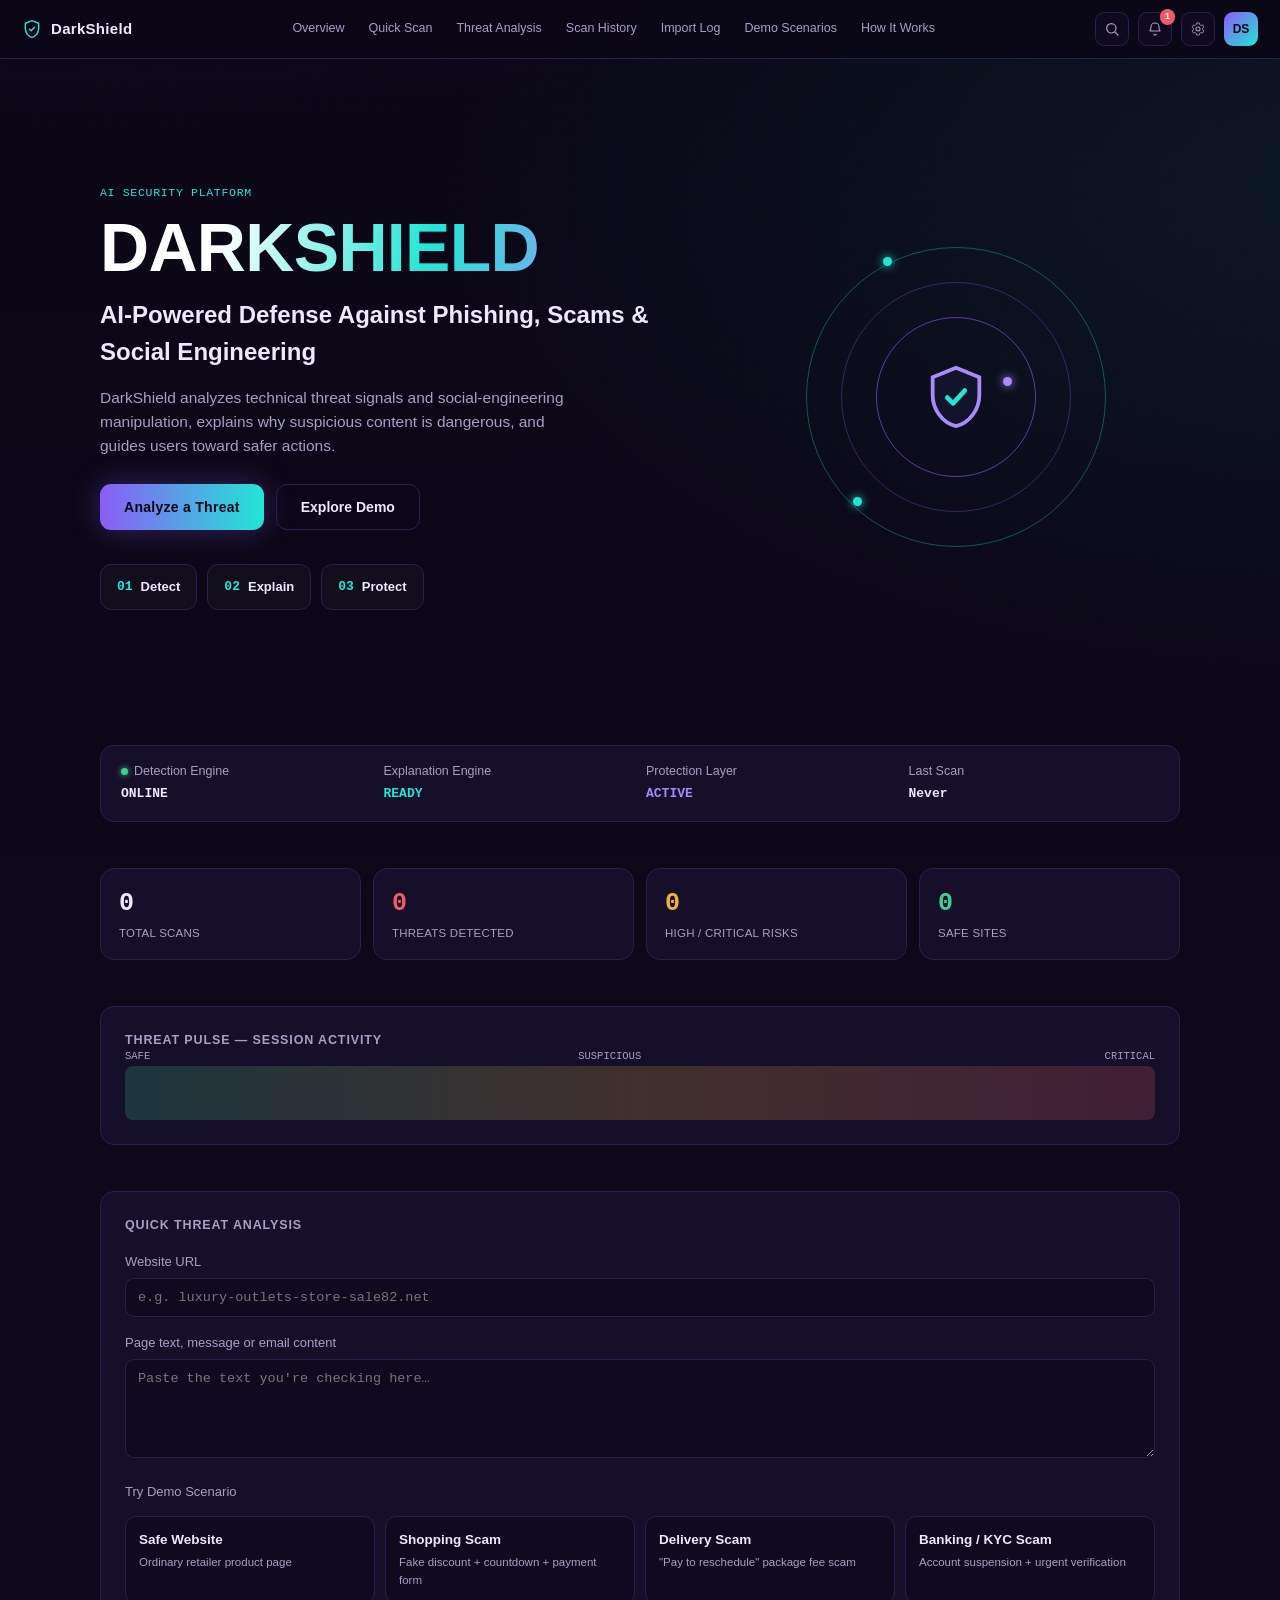
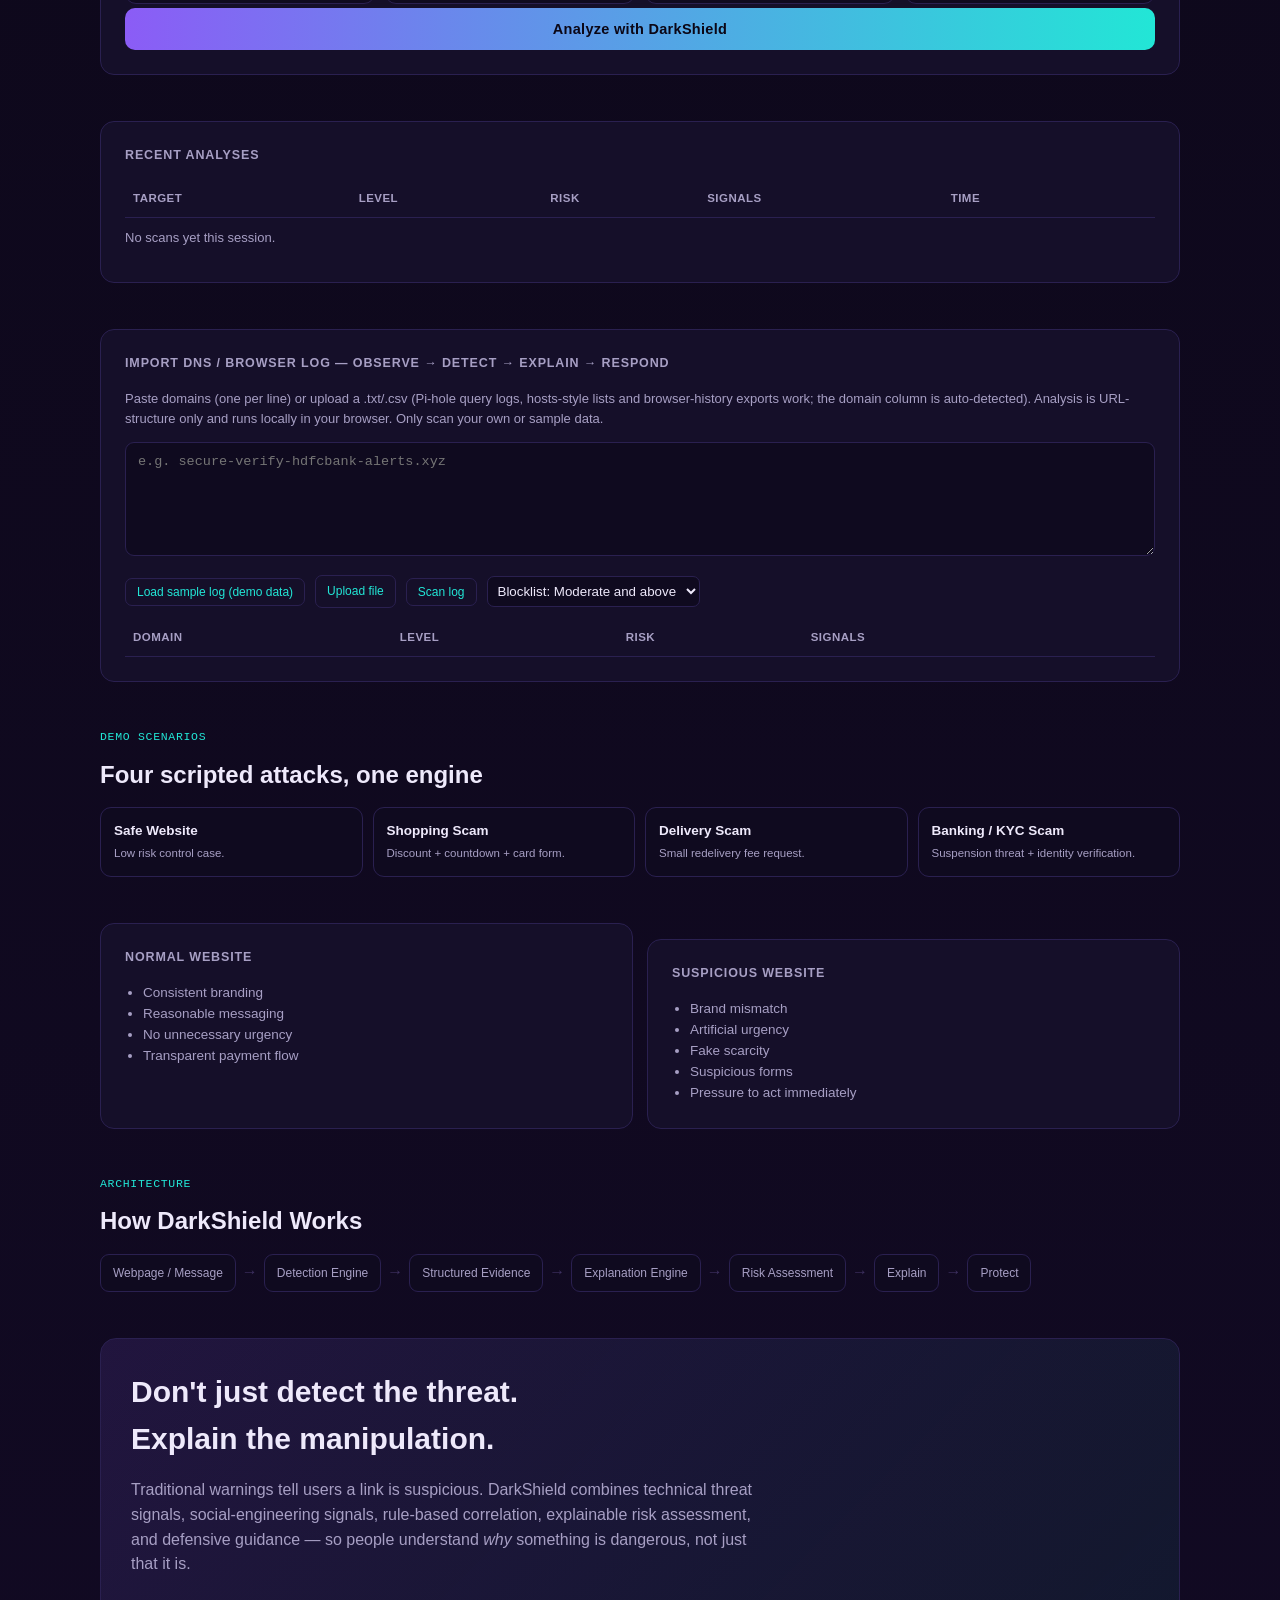
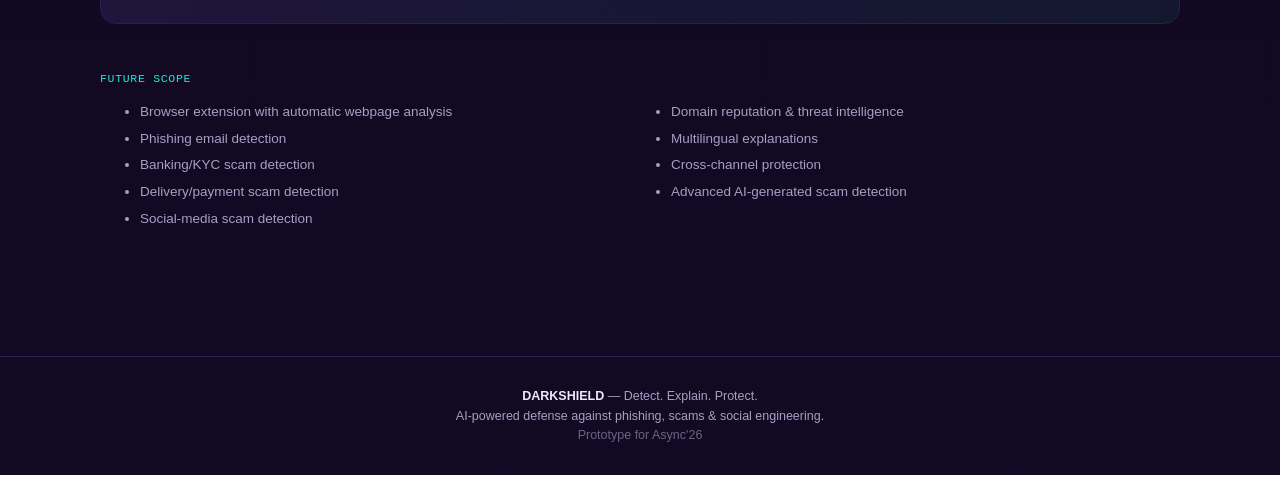
<file: index.html>
<!DOCTYPE html>

<html lang="en">
<head>
<meta charset="utf-8"/>
<meta content="width=device-width, initial-scale=1, viewport-fit=cover" name="viewport"/>
<title>DarkShield — AI Security Platform</title>
<style>
:root{
  --bg:#0b0716; --bg2:#120a24; --panel:#160f2aee; --panel-2:#0f0a1f; --border:#2a2050;
  --text:#eee9fb; --muted:#a79fc4; --violet:#8b5cf6; --violet-2:#a78bfa; --cyan:#22e6d6;
  --green:#3ecf8e; --amber:#f0b23c; --red:#ef5b6a;
  --mono: ui-monospace,"SF Mono",Consolas,monospace; --sans:-apple-system,"Segoe UI",Roboto,Arial,sans-serif;
  --radius:14px;
}
body[data-theme="darker"]{--bg:#050308;--bg2:#08050f;--panel:#0d0a18ee;--panel-2:#08060f}
body[data-theme="contrast"]{--muted:#d8d2ee;--border:#5b4bb8;--text:#ffffff}
*{box-sizing:border-box}
html,body{margin:0;background:
  radial-gradient(1100px 500px at 10% -10%, #3b1d6b55, transparent),
  radial-gradient(900px 500px at 105% 5%, #0b3a4055, transparent),
  linear-gradient(180deg,var(--bg),var(--bg2));
  color:var(--text);font-family:var(--sans);
  padding-top:env(safe-area-inset-top,0px);padding-bottom:env(safe-area-inset-bottom,0px);}
body.compact .panel{padding:16px}
body.compact section{margin-bottom:20px!important}
body{line-height:1.55}
h1,h2,h3{margin:0}
button{font-family:inherit}
a{color:inherit}
::selection{background:#8b5cf655}

.topbar{position:sticky;top:env(safe-area-inset-top,0px);z-index:30;display:flex;align-items:center;
  justify-content:space-between;gap:16px;padding:12px 22px;border-bottom:1px solid var(--border);
  background:#0b0716cc;backdrop-filter:blur(12px)}
.brandmark{display:flex;align-items:center;gap:9px;font-weight:800;font-size:15px;letter-spacing:.02em}
.navlinks{display:flex;gap:4px;flex-wrap:wrap}
.navlinks a{font-size:12.5px;color:var(--muted);padding:7px 10px;border-radius:8px;text-decoration:none}
.navlinks a:hover{color:var(--text);background:#ffffff08}
.navctrls{display:flex;align-items:center;gap:9px}
.iconbtn{position:relative;width:34px;height:34px;border-radius:9px;border:1px solid var(--border);
  background:var(--panel-2);display:flex;align-items:center;justify-content:center;cursor:pointer;color:var(--muted)}
.iconbtn:hover{border-color:var(--cyan);color:var(--cyan)}
.badge{position:absolute;top:-4px;right:-4px;background:var(--red);color:#fff;font-size:9px;
  border-radius:8px;padding:1px 5px;font-weight:700}
.avatar{width:34px;height:34px;border-radius:9px;background:linear-gradient(135deg,var(--violet),var(--cyan));
  display:flex;align-items:center;justify-content:center;font-weight:800;font-size:12px;color:#0b0716;cursor:pointer}

.wrap{max-width:1120px;margin:0 auto;padding:0 20px 80px}
section{margin-bottom:46px}
.eyebrow{font-family:var(--mono);font-size:11.5px;color:var(--cyan);letter-spacing:.06em;margin-bottom:10px}

/* HERO */
.hero{display:grid;grid-template-columns:1.2fr .9fr;gap:36px;align-items:center;
  min-height:min(78vh,640px);padding:56px 0 20px}
.hero h1{font-size:clamp(44px,6.5vw,68px);line-height:1.04;letter-spacing:-.01em;margin-bottom:14px;
  background:linear-gradient(100deg,#fff 20%,var(--cyan) 55%,var(--violet-2) 90%);
  -webkit-background-clip:text;background-clip:text;color:transparent}
.hero .sub{font-size:clamp(19px,2.4vw,24px);color:var(--text);font-weight:600;margin-bottom:14px}
.hero p{color:var(--muted);font-size:15.5px;max-width:56ch;margin-bottom:26px}
.ctas{display:flex;gap:12px;flex-wrap:wrap;margin-bottom:34px}
.cta-primary{background:linear-gradient(90deg,var(--violet),var(--cyan));color:#0b0716;border:none;
  font-weight:800;font-size:14px;padding:14px 24px;border-radius:11px;cursor:pointer;letter-spacing:.02em;
  box-shadow:0 0 30px #8b5cf655}
.cta-secondary{background:transparent;border:1px solid var(--border);color:var(--text);font-weight:700;
  font-size:14px;padding:14px 24px;border-radius:11px;cursor:pointer}
.pillars{display:flex;gap:10px;flex-wrap:wrap}
.pillar{border:1px solid var(--border);background:#ffffff06;border-radius:11px;padding:12px 16px;font-size:13px;
  font-weight:700;display:flex;align-items:center;gap:8px}
.pillar .n{font-family:var(--mono);color:var(--cyan)}

.heroviz{position:relative;height:340px;display:flex;align-items:center;justify-content:center}
.ring{position:absolute;border-radius:50%;border:1.4px solid #22e6d655}
.ring1{width:300px;height:300px;animation:spin 22s linear infinite}
.ring2{width:230px;height:230px;border-color:#8b5cf655;animation:spin 16s linear infinite reverse}
.ring3{width:160px;height:160px;border-color:#8b5cf699}
@keyframes spin{to{transform:rotate(360deg)}}
.node{position:absolute;width:9px;height:9px;border-radius:50%;background:var(--cyan);box-shadow:0 0 10px var(--cyan)}
.node.n2{background:var(--violet-2);box-shadow:0 0 10px var(--violet-2)}
.pulse{animation:pulse 2.4s ease-in-out infinite}
@keyframes pulse{0%,100%{opacity:.5}50%{opacity:1}}

.statusbar{display:grid;grid-template-columns:repeat(auto-fit,minmax(180px,1fr));gap:12px;
  border:1px solid var(--border);background:var(--panel);border-radius:var(--radius);padding:16px 20px}
.statusitem{font-size:12.5px}
.statusitem .l{color:var(--muted);margin-bottom:3px}
.statusitem .v{font-weight:700;font-family:var(--mono);font-size:13px}
.dotlive{width:7px;height:7px;border-radius:50%;background:var(--green);display:inline-block;margin-right:6px;box-shadow:0 0 6px var(--green)}

.stats{display:grid;grid-template-columns:repeat(auto-fit,minmax(170px,1fr));gap:12px}
.stat{border:1px solid var(--border);background:var(--panel);border-radius:var(--radius);padding:16px 18px}
.stat .n{font-family:var(--mono);font-size:25px;font-weight:700}
.stat .l{color:var(--muted);font-size:11.5px;margin-top:2px;letter-spacing:.02em}
.stat.threat .n{color:var(--red)} .stat.hi .n{color:var(--amber)} .stat.safe .n{color:var(--green)}

.panel{background:var(--panel);border:1px solid var(--border);border-radius:var(--radius);padding:24px}
.panel + .panel{margin-top:16px}
.panel h2{font-size:12.5px;text-transform:uppercase;letter-spacing:.07em;color:var(--muted);margin:0 0 16px}

/* threat pulse */
.pulseline{position:relative;height:54px;border-radius:8px;
  background:linear-gradient(90deg,#3ecf8e33,#f0b23c33,#ef5b6a33);margin-top:8px}
.pulseline .lbl{position:absolute;top:-18px;font-size:10.5px;color:var(--muted);font-family:var(--mono)}
.marker{position:absolute;top:16px;width:9px;height:9px;border-radius:50%;transform:translateX(-50%);cursor:default}

label{display:block;font-size:13px;color:var(--muted);margin-bottom:6px}
input[type=text],textarea{width:100%;background:var(--panel-2);border:1px solid var(--border);
  border-radius:9px;color:var(--text);padding:11px 12px;font-family:var(--mono);font-size:13.5px;resize:vertical}
input[type=text]:focus,textarea:focus{outline:none;border-color:var(--cyan)}
.field{margin-bottom:16px}
.go{background:linear-gradient(90deg,var(--violet),var(--cyan));color:#0b0716;border:none;font-weight:800;
  font-size:14.5px;padding:13px 20px;border-radius:10px;cursor:pointer;width:100%;letter-spacing:.02em}
.demogrid{display:grid;grid-template-columns:repeat(auto-fit,minmax(190px,1fr));gap:10px;margin:14px 0 4px}
.democard{border:1px solid var(--border);background:var(--panel-2);border-radius:11px;padding:13px;cursor:pointer}
.democard:hover{border-color:var(--cyan)}
.democard .t{font-weight:700;font-size:13.5px;margin-bottom:3px}
.democard .d{color:var(--muted);font-size:11.5px}

#scanning{display:none;font-family:var(--mono);font-size:13px;color:var(--cyan)}
#scanning .line{opacity:0;transform:translateY(4px);transition:.25s}
#scanning .line.show{opacity:1;transform:none}

#results{display:none}
.alerthead{display:flex;align-items:center;gap:22px;flex-wrap:wrap;margin-bottom:6px}
.gauge{position:relative;width:112px;height:112px;flex:none}
.gauge svg{transform:rotate(-90deg)}
.gauge .num{position:absolute;inset:0;display:flex;flex-direction:column;align-items:center;justify-content:center}
.gauge .num b{font-family:var(--mono);font-size:27px}
.gauge .num span{font-size:10px;color:var(--muted);margin-top:3px}
.level{font-size:21px;font-weight:800}
.sub{color:var(--muted);font-size:13.5px}
.linkbtn{background:none;border:1px solid var(--border);color:var(--cyan);font-size:12px;padding:6px 11px;
  border-radius:7px;cursor:pointer;margin-top:8px}
#breakdown{display:none;margin-top:10px;font-family:var(--mono);font-size:12.5px;color:var(--muted)}
#breakdown div{padding:2px 0}

.sectitle{font-size:12px;text-transform:uppercase;letter-spacing:.07em;color:var(--muted);margin:22px 0 10px}
.siggrid{display:grid;grid-template-columns:repeat(auto-fill,minmax(220px,1fr));gap:10px}
.sig{border:1px solid var(--border);background:var(--panel-2);border-radius:10px;padding:12px 13px;cursor:pointer}
.sig .top{display:flex;align-items:center;gap:7px;margin-bottom:3px}
.sig .name{font-weight:700;font-size:13px}
.sig .desc{color:var(--muted);font-size:12px;display:none}
.sig.open .desc{display:block;margin-top:4px}
.clean{color:var(--green);font-size:14px}

.explain h3{font-size:13.5px;margin:20px 0 8px;color:var(--violet-2)}
.explain p{color:var(--muted);font-size:13.5px;max-width:78ch}
.explain ul{margin:6px 0 0;padding-left:18px;color:var(--muted);font-size:13.5px}

.mmap{display:flex;gap:6px;flex-wrap:wrap;align-items:center;margin-top:6px}
.mnode{border:1px solid var(--border);background:var(--panel-2);border-radius:9px;padding:9px 12px;
  font-size:12px;color:var(--muted);cursor:pointer}
.mnode.hit{border-color:var(--red);color:var(--red);background:#ef5b6a15}
.marrow{color:#3d3060}

.story{display:grid;gap:8px}
.storystep{display:flex;gap:10px;font-size:13px}
.storystep b{color:var(--cyan);font-family:var(--mono);font-size:12px}

.safety{border:1px solid var(--red);background:#ef5b6a12;border-radius:12px;padding:16px 18px;margin-top:20px}
.safety h3{color:var(--red);font-size:14.5px;margin-bottom:8px}
.safety ul{margin:0 0 12px;padding-left:18px;font-size:13.5px;color:var(--muted)}
.safety button{background:var(--red);color:#2a0808;border:none;font-weight:700;padding:10px 16px;border-radius:8px;cursor:pointer}

table{width:100%;border-collapse:collapse;font-size:13px}
th,td{text-align:left;padding:9px 8px;border-bottom:1px solid var(--border)}
th{color:var(--muted);font-weight:600;font-size:11.5px;text-transform:uppercase;letter-spacing:.04em}
.lvltag{padding:2px 8px;border-radius:6px;font-size:11px;font-weight:700}
.lvltag.LOW{background:#3ecf8e22;color:var(--green)} .lvltag.MODERATE{background:#f0b23c22;color:var(--amber)}
.lvltag.HIGH{background:#ef5b6a22;color:var(--red)} .lvltag.CRITICAL{background:#ef5b6a33;color:var(--red)}
.rowbtn{background:none;border:1px solid var(--border);color:var(--cyan);font-size:11.5px;padding:5px 9px;border-radius:6px;cursor:pointer}

.compare{display:grid;grid-template-columns:1fr 1fr;gap:14px}
.compare .panel ul{margin:0;padding-left:18px;font-size:13.5px;color:var(--muted)}
@media (max-width:720px){.hero{grid-template-columns:1fr}.heroviz{height:220px}.compare{grid-template-columns:1fr}}

.usp{background:linear-gradient(135deg,#8b5cf622,#22e6d611);border:1px solid var(--border);border-radius:16px;padding:30px}
.usp h2{font-size:clamp(22px,3vw,30px);margin-bottom:12px}
.futurelist{columns:2 220px;gap:22px;color:var(--muted);font-size:13.5px}
.futurelist li{margin-bottom:6px}
footer{border-top:1px solid var(--border);padding:30px 0;color:var(--muted);font-size:12.5px;text-align:center}
footer b{color:var(--text)}

.overlay{position:fixed;inset:0;background:#04030bcc;backdrop-filter:blur(4px);z-index:40;
  display:none;align-items:flex-start;justify-content:center;padding:8vh 16px}
.overlay.open{display:flex}
.modal{background:var(--panel);border:1px solid var(--border);border-radius:16px;padding:24px;
  max-width:520px;width:100%;max-height:78vh;overflow:auto}
.modal.big{max-width:680px}
.modal h3{font-size:16px;margin-bottom:14px;display:flex;justify-content:space-between;align-items:center}
.modal .x{cursor:pointer;color:var(--muted);font-size:13px}
.searchresult{padding:9px 10px;border-radius:8px;cursor:pointer;font-size:13.5px;color:var(--text)}
.searchresult:hover{background:#ffffff0a}
.searchresult small{color:var(--muted);display:block;font-size:11px}
.notif{display:flex;gap:10px;padding:10px 0;border-bottom:1px solid var(--border);font-size:13px}
.notif .dot{width:7px;height:7px;border-radius:50%;background:var(--cyan);margin-top:6px;flex:none}
.notif.read .dot{background:var(--border)}
.notif b{display:block;font-size:13px}
.notif span{color:var(--muted);font-size:12px}
.setrow{display:flex;justify-content:space-between;align-items:center;padding:9px 0;font-size:13.5px;border-bottom:1px solid var(--border)}
.setrow select,.setrow input[type=checkbox]{accent-color:var(--violet)}
.protectbtn{background:var(--red);color:#2a0808;border:none;font-weight:700;padding:9px 15px;border-radius:8px;cursor:pointer}
.ghostbtn{background:transparent;color:var(--muted);border:1px solid var(--border);padding:9px 15px;border-radius:8px;cursor:pointer}

/* Extension report banner */
#dsExtBanner{position:sticky;top:64px;z-index:29;margin:10px auto;max-width:1080px;padding:10px 14px;border-radius:10px;
  font:600 13px ui-monospace,Consolas,monospace;display:none}
#dsExtBanner.ok{display:block;border:1px solid var(--cyan);background:#22e6d615;color:var(--cyan)}
#dsExtBanner.err{display:block;border:1px solid var(--red);background:#ef5b6a18;color:var(--red)}
</style>
</head>
<body>
<nav class="topbar">
<div class="brandmark">
<svg fill="none" height="20" viewbox="0 0 24 24" width="20"><path d="M12 2l8 3.2v6c0 5.2-3.4 9.7-8 10.8-4.6-1.1-8-5.6-8-10.8v-6L12 2z" stroke="#22e6d6" stroke-width="1.7"></path><path d="M9 12.2l2 2 4-4.4" stroke="#22e6d6" stroke-linecap="round" stroke-linejoin="round" stroke-width="1.7"></path></svg>
    DarkShield
  </div>
<div class="navlinks">
<a href="#overview">Overview</a><a href="#quickscan">Quick Scan</a><a href="#threatanalysis">Threat Analysis</a>
<a href="#history">Scan History</a><a href="#logscan">Import Log</a><a href="#demo">Demo Scenarios</a><a href="#howitworks">How It Works</a>
</div>
<div class="navctrls">
<div class="iconbtn" id="btnSearch" title="Search"><svg fill="none" height="16" viewbox="0 0 24 24" width="16"><circle cx="11" cy="11" r="7" stroke="currentColor" stroke-width="1.8"></circle><path d="M21 21l-4.3-4.3" stroke="currentColor" stroke-linecap="round" stroke-width="1.8"></path></svg></div>
<div class="iconbtn" id="btnNotif" title="Notifications"><svg fill="none" height="16" viewbox="0 0 24 24" width="16"><path d="M6 9a6 6 0 0112 0c0 5 2 6 2 6H4s2-1 2-6z" stroke="currentColor" stroke-width="1.6"></path><path d="M10 19a2 2 0 004 0" stroke="currentColor" stroke-width="1.6"></path></svg><span class="badge" id="notifBadge" style="display:none">0</span></div>
<div class="iconbtn" id="btnSettings" title="Settings"><svg fill="none" height="16" viewbox="0 0 24 24" width="16"><circle cx="12" cy="12" r="3" stroke="currentColor" stroke-width="1.6"></circle><path d="M19 12a7 7 0 00-.1-1.2l2-1.5-2-3.4-2.3.9a7 7 0 00-2-1.2L14 3h-4l-.6 2.6a7 7 0 00-2 1.2l-2.3-.9-2 3.4 2 1.5A7 7 0 005 12c0 .4 0 .8.1 1.2l-2 1.6 2 3.4 2.3-1a7 7 0 002 1.1L10 21h4l.6-2.7a7 7 0 002-1.1l2.3 1 2-3.4-2-1.6c.1-.4.1-.8.1-1.2z" stroke="currentColor" stroke-width="1.2"></path></svg></div>
<div class="avatar" id="btnProfile">DS</div>
</div>
</nav>
<div id="dsExtBanner"></div>
<div class="wrap">
<section class="hero" id="overview">
<div>
<div class="eyebrow">AI SECURITY PLATFORM</div>
<h1>DARKSHIELD</h1>
<div class="sub">AI-Powered Defense Against Phishing, Scams &amp; Social Engineering</div>
<p>DarkShield analyzes technical threat signals and social-engineering manipulation, explains why suspicious content is dangerous, and guides users toward safer actions.</p>
<div class="ctas">
<button class="cta-primary" onclick="document.getElementById('quickscan').scrollIntoView({behavior:'smooth'})">Analyze a Threat</button>
<button class="cta-secondary" onclick="document.getElementById('demo').scrollIntoView({behavior:'smooth'})">Explore Demo</button>
</div>
<div class="pillars">
<div class="pillar"><span class="n">01</span> Detect</div>
<div class="pillar"><span class="n">02</span> Explain</div>
<div class="pillar"><span class="n">03</span> Protect</div>
</div>
</div>
<div class="heroviz">
<div class="ring ring1"></div><div class="ring ring2"></div><div class="ring ring3"></div>
<div class="node pulse" style="top:30px;left:150px"></div>
<div class="node n2 pulse" style="top:150px;left:270px;animation-delay:.6s"></div>
<div class="node pulse" style="top:270px;left:120px;animation-delay:1.1s"></div>
<svg fill="none" height="70" viewbox="0 0 24 24" width="70"><path d="M12 2l8 3.2v6c0 5.2-3.4 9.7-8 10.8-4.6-1.1-8-5.6-8-10.8v-6L12 2z" fill="#8b5cf611" stroke="#a78bfa" stroke-width="1.3"></path><path d="M9 12.2l2 2 4-4.4" stroke="#22e6d6" stroke-linecap="round" stroke-linejoin="round" stroke-width="1.6"></path></svg>
</div>
</section>
<section class="statusbar">
<div class="statusitem"><div class="l"><span class="dotlive"></span>Detection Engine</div><div class="v">ONLINE</div></div>
<div class="statusitem"><div class="l">Explanation Engine</div><div class="v" style="color:var(--cyan)">READY</div></div>
<div class="statusitem"><div class="l">Protection Layer</div><div class="v" style="color:var(--violet-2)">ACTIVE</div></div>
<div class="statusitem"><div class="l">Last Scan</div><div class="v" id="lastScan">Never</div></div>
</section>
<section class="stats">
<div class="stat"><div class="n" id="statScans">0</div><div class="l">TOTAL SCANS</div></div>
<div class="stat threat"><div class="n" id="statThreats">0</div><div class="l">THREATS DETECTED</div></div>
<div class="stat hi"><div class="n" id="statHigh">0</div><div class="l">HIGH / CRITICAL RISKS</div></div>
<div class="stat safe"><div class="n" id="statSafe">0</div><div class="l">SAFE SITES</div></div>
</section>
<section class="panel">
<h2>Threat Pulse — session activity</h2>
<div class="pulseline"><span class="lbl" style="left:0">SAFE</span><span class="lbl" style="left:44%">SUSPICIOUS</span><span class="lbl" style="right:0">CRITICAL</span><div id="pulseMarkers"></div></div>
</section>
<section class="panel" id="quickscan">
<h2>Quick Threat Analysis</h2>
<div class="field"><label for="url">Website URL</label><input id="url" placeholder="e.g. luxury-outlets-store-sale82.net" type="text"/></div>
<div class="field"><label for="content">Page text, message or email content</label><textarea id="content" placeholder="Paste the text you're checking here…" rows="5"></textarea></div>
<label>Try Demo Scenario</label>
<div class="demogrid">
<div class="democard" data-ex="safe"><div class="t">Safe Website</div><div class="d">Ordinary retailer product page</div></div>
<div class="democard" data-ex="shopping"><div class="t">Shopping Scam</div><div class="d">Fake discount + countdown + payment form</div></div>
<div class="democard" data-ex="delivery"><div class="t">Delivery Scam</div><div class="d">"Pay to reschedule" package fee scam</div></div>
<div class="democard" data-ex="banking"><div class="t">Banking / KYC Scam</div><div class="d">Account suspension + urgent verification</div></div>
</div>
<button class="go" id="analyze">Analyze with DarkShield</button>
<div id="scanning" style="margin-top:14px">
<div class="line">01 — Inspecting URL</div><div class="line">02 — Checking technical signals</div>
<div class="line">03 — Detecting social-engineering patterns</div><div class="line">04 — Correlating evidence</div>
<div class="line">05 — Calculating risk</div><div class="line">06 — Preparing protection guidance</div>
</div>
</section>
<section id="threatanalysis">
<div class="panel" id="results">
<h2>Threat Analysis</h2>
<div class="alerthead">
<div class="gauge"><svg height="112" viewbox="0 0 112 112" width="112"><circle cx="56" cy="56" fill="none" r="47" stroke="#2a2050" stroke-width="10"></circle><circle cx="56" cy="56" fill="none" id="arc" r="47" stroke="#22e6d6" stroke-dasharray="295.3" stroke-dashoffset="295.3" stroke-linecap="round" stroke-width="10"></circle></svg><div class="num"><b id="scoreNum">0</b><span>RISK / 100</span></div></div>
<div><div class="level" id="levelText">—</div><div class="sub" id="levelSub">Run a scan to see the result.</div>
<div id="analysisMeta" style="margin-top:8px;color:var(--muted);font-size:11px;font-family:var(--mono)"></div>
<button class="linkbtn" id="whyBtn">Why this score?</button>
<div id="breakdown"></div>
</div>
</div>
<div class="sectitle">Technical Signals</div><div class="siggrid" id="sigTech"></div>
<div class="sectitle">Social-Engineering Signals</div><div class="siggrid" id="sigSocial"></div>
<div class="sectitle">Suspicious Behavior</div><div class="siggrid" id="sigBehavior"></div>
<div class="explain">
<h3>Threat Explanation</h3><p id="aiExplain"></p>
<div id="aiContextualAnalysis" style="margin-top:18px;display:none;">
  <h3>AI Contextual Analysis</h3>

  <div id="aiTacticsSection" style="margin-bottom:12px;">
    <div class="sectitle">Psychological Tactics</div>
    <div id="aiTactics"></div>
  </div>

  <div id="aiChainSection" style="margin-bottom:12px;">
    <div class="sectitle">Attack Chain</div>
    <div id="aiAttackChain" class="story"></div>
  </div>

  <div id="aiExplanationSection">
    <div class="sectitle">AI Explanation</div>
    <p id="aiContextExplanation"></p>
  </div>
</div>
<h3>Why this matters</h3><p id="whyMatters"></p>
<h3>What the attacker is trying to do</h3><p id="attackerGoal"></p>
<h3>What you should do</h3><ul id="whatToDo"></ul>
</div>
<div class="sectitle">Manipulation Map</div>
<div class="mmap" id="mmap"></div>
<div class="sectitle">Attack Story</div>
<div class="story" id="story"></div>
<div id="safetyBox"></div>
</div>
</section>
<section class="panel" id="history">
<h2>Recent Analyses</h2>
<table><thead><tr><th>Target</th><th>Level</th><th>Risk</th><th>Signals</th><th>Time</th><th></th></tr></thead>
<tbody id="historyBody"></tbody></table>
<div id="historyEmpty" style="color:var(--muted);font-size:13px;padding:10px 0">No scans yet this session.</div>
</section>
<section class="panel" id="logscan">
<h2>Import DNS / Browser Log &mdash; Observe &rarr; Detect &rarr; Explain &rarr; Respond</h2>
<p style="color:var(--muted);font-size:13px;margin:0 0 12px">Paste domains (one per line) or upload a .txt/.csv (Pi-hole query logs, hosts-style lists and browser-history exports work; the domain column is auto-detected). Analysis is URL-structure only and runs locally in your browser. Only scan your own or sample data.</p>
<textarea id="logInput" rows="6" placeholder="e.g. secure-verify-hdfcbank-alerts.xyz"></textarea>
<div style="display:flex;gap:10px;flex-wrap:wrap;align-items:center;margin:12px 0">
<button class="linkbtn" id="logSample" style="margin:0">Load sample log (demo data)</button>
<label class="linkbtn" style="margin:0;display:inline-block;cursor:pointer">Upload file<input type="file" id="logFile" accept=".txt,.csv,.log" style="display:none"/></label>
<button class="linkbtn" id="logRun" style="margin:0">Scan log</button>
<select id="logThresh" style="background:var(--panel-2);color:var(--text);border:1px solid var(--border);border-radius:7px;padding:6px"><option value="26">Blocklist: Moderate and above</option><option value="51">Blocklist: High and above</option></select>
<button class="linkbtn" id="logExport" style="margin:0;display:none">Download blocklist</button>
</div>
<div id="logSummary" style="font-size:13px;color:var(--muted);margin-bottom:8px"></div>
<table><thead><tr><th>Domain</th><th>Level</th><th>Risk</th><th>Signals</th><th></th></tr></thead><tbody id="logBody"></tbody></table>
</section>
<section id="demo">
<div class="eyebrow">DEMO SCENARIOS</div>
<h2 style="font-size:24px;margin-bottom:14px">Four scripted attacks, one engine</h2>
<div class="demogrid">
<div class="democard" data-ex="safe"><div class="t">Safe Website</div><div class="d">Low risk control case.</div></div>
<div class="democard" data-ex="shopping"><div class="t">Shopping Scam</div><div class="d">Discount + countdown + card form.</div></div>
<div class="democard" data-ex="delivery"><div class="t">Delivery Scam</div><div class="d">Small redelivery fee request.</div></div>
<div class="democard" data-ex="banking"><div class="t">Banking / KYC Scam</div><div class="d">Suspension threat + identity verification.</div></div>
</div>
</section>
<section class="compare">
<div class="panel"><h2>Normal Website</h2><ul style="margin:0;padding-left:18px;color:var(--muted);font-size:13.5px">
<li>Consistent branding</li><li>Reasonable messaging</li><li>No unnecessary urgency</li><li>Transparent payment flow</li></ul></div>
<div class="panel"><h2>Suspicious Website</h2><ul style="margin:0;padding-left:18px;color:var(--muted);font-size:13.5px">
<li>Brand mismatch</li><li>Artificial urgency</li><li>Fake scarcity</li><li>Suspicious forms</li><li>Pressure to act immediately</li></ul></div>
</section>
<section id="howitworks">
<div class="eyebrow">ARCHITECTURE</div>
<h2 style="font-size:24px;margin-bottom:14px">How DarkShield Works</h2>
<div class="mmap">
<div class="mnode">Webpage / Message</div><span class="marrow">→</span>
<div class="mnode">Detection Engine</div><span class="marrow">→</span>
<div class="mnode">Structured Evidence</div><span class="marrow">→</span>
<div class="mnode">Explanation Engine</div><span class="marrow">→</span>
<div class="mnode">Risk Assessment</div><span class="marrow">→</span>
<div class="mnode">Explain</div><span class="marrow">→</span>
<div class="mnode">Protect</div>
</div>
</section>
<section class="usp">
<h2>Don't just detect the threat.<br/>Explain the manipulation.</h2>
<p style="color:var(--muted);max-width:70ch">Traditional warnings tell users a link is suspicious. DarkShield combines technical threat signals, social-engineering signals, rule-based correlation, explainable risk assessment, and defensive guidance — so people understand <em>why</em> something is dangerous, not just that it is.</p>
</section>
<section>
<div class="eyebrow">FUTURE SCOPE</div>
<ul class="futurelist">
<li>Browser extension with automatic webpage analysis</li><li>Phishing email detection</li>
<li>Banking/KYC scam detection</li><li>Delivery/payment scam detection</li>
<li>Social-media scam detection</li><li>Domain reputation &amp; threat intelligence</li>
<li>Multilingual explanations</li><li>Cross-channel protection</li>
<li>Advanced AI-generated scam detection</li>
</ul>
</section>
</div>
<footer><b>DARKSHIELD</b> — Detect. Explain. Protect.<br/>AI-powered defense against phishing, scams &amp; social engineering.<br/><span style="opacity:.6">Prototype for Async'26</span></footer>
<!-- overlays -->
<div class="overlay" id="ovSearch"><div class="modal"><h3>Search DarkShield <span class="x" onclick="closeOv('ovSearch')">ESC / CLOSE</span></h3>
<input id="searchInput" placeholder='Try "fake urgency", "shopping scam", "critical threats"…' type="text"/><div id="searchResults" style="margin-top:10px"></div></div></div>
<div class="overlay" id="ovNotif"><div class="modal"><h3>Notifications <span class="x" onclick="closeOv('ovNotif')">CLOSE</span></h3>
<button class="linkbtn" onclick="markAllRead()">Mark all as read</button><div id="notifList" style="margin-top:10px"></div></div></div>
<div class="overlay" id="ovSettings"><div class="modal"><h3>Settings <span class="x" onclick="closeOv('ovSettings')">CLOSE</span></h3>
<div class="setrow">Appearance <select id="setTheme"><option value="dark">Dark</option><option value="darker">Darker</option><option value="contrast">High Contrast</option></select></div>
<div class="setrow">Enable notifications <input checked="" id="setNotif" type="checkbox"/></div>
<div class="setrow">Show technical signals <input checked="" id="setTech" type="checkbox"/></div>
<div class="setrow">Show social-engineering signals <input checked="" id="setSocial" type="checkbox"/></div>
<div class="setrow">Interface density <select id="setDensity"><option value="comfortable">Comfortable</option><option value="compact">Compact</option></select></div>
</div></div>
<div class="overlay" id="ovProfile"><div class="modal"><h3>DarkShield User <span class="x" onclick="closeOv('ovProfile')">CLOSE</span></h3>
<p style="color:var(--muted);font-size:13.5px">Security Status: <b style="color:var(--green)">Protected</b><br/>
  Session Scans: <b id="pfScans">0</b><br/>Threats Detected: <b id="pfThreats">0</b><br/>
  Current Mode: <b>Defensive Analysis</b></p></div></div>
<div class="overlay" id="ovReport"><div class="modal big"><h3>Full Threat Report <span class="x" onclick="closeOv('ovReport')">CLOSE REPORT</span></h3>
<div id="reportBody" style="font-size:13.5px;color:var(--muted)"></div>
<button class="linkbtn" id="exportBtn" style="margin-top:12px">Export Report</button></div></div>
<div class="overlay" id="ovProtect"><div class="modal"><h3>🛡 DarkShield Protection</h3>
<p style="color:var(--muted);font-size:13.5px">A sensitive payment or login interaction on this page was flagged as high risk and has been blocked in this prototype.</p>
<div style="display:flex;gap:10px"><button class="protectbtn" id="modalBlock">Keep me safe</button><button class="ghostbtn" id="modalOverride">Override once</button></div></div></div>
<script>
/* ---------- settings ---------- */
const esc=s=>String(s).replace(/[&<>"']/g,c=>({"&":"&amp;","<":"&lt;",">":"&gt;",'"':"&quot;","'":"&#39;"}[c]));
function load(k,d){try{const v=JSON.parse(localStorage.getItem(k));return v&&typeof v==="object"?v:d}catch(e){return d}}
const settings = Object.assign({theme:"dark",notif:true,tech:true,social:true,density:"comfortable"},
  load("ds_settings",{}));
function applySettings(){
  document.body.setAttribute("data-theme",settings.theme);
  document.body.classList.toggle("compact",settings.density==="compact");
  setTheme.value=settings.theme; setNotif.checked=settings.notif; setTech.checked=settings.tech;
  setSocial.checked=settings.social; setDensity.value=settings.density;
}
["setTheme","setNotif","setTech","setSocial","setDensity"].forEach(id=>{
  document.getElementById(id).addEventListener("change",e=>{
    settings.theme=setTheme.value; settings.notif=setNotif.checked; settings.tech=setTech.checked;
    settings.social=setSocial.checked; settings.density=setDensity.value;
    localStorage.setItem("ds_settings",JSON.stringify(settings)); applySettings();
    sigTech.style.display=settings.tech?"grid":"none";
    sigSocial.style.display=settings.social?"grid":"none";
  });
});
applySettings();


/* ---------- overlays ---------- */
function openOv(id){document.getElementById(id).classList.add("open")}
function closeOv(id){document.getElementById(id).classList.remove("open")}
document.querySelectorAll(".overlay").forEach(o=>o.addEventListener("click",e=>{if(e.target===o)o.classList.remove("open")}));
document.addEventListener("keydown",e=>{if(e.key==="Escape")document.querySelectorAll(".overlay.open").forEach(o=>o.classList.remove("open"))});
btnSearch.onclick=()=>{openOv("ovSearch");searchInput.focus();renderSearch("")};
btnNotif.onclick=()=>openOv("ovNotif");
btnSettings.onclick=()=>openOv("ovSettings");
btnProfile.onclick=()=>{pfScans.textContent=scans;pfThreats.textContent=threats;openOv("ovProfile")};

/* ---------- search ---------- */
const searchIndex=[
  {label:"Shopping Scam demo",type:"Demo scenario",go:()=>runDemo("shopping")},
  {label:"Delivery Scam demo",type:"Demo scenario",go:()=>runDemo("delivery")},
  {label:"Banking / KYC Scam demo",type:"Demo scenario",go:()=>runDemo("banking")},
  {label:"Safe Website demo",type:"Demo scenario",go:()=>runDemo("safe")},
  {label:"Fake urgency",type:"Detection signal",go:()=>goToSection("threatanalysis")},
  {label:"Brand impersonation",type:"Detection signal",go:()=>goToSection("threatanalysis")},
  {label:"Fake scarcity",type:"Detection signal",go:()=>goToSection("threatanalysis")},
  {label:"Critical threats",type:"Filter",go:()=>goToSection("history")},
  {label:"Recent scans",type:"Navigation",go:()=>goToSection("history")},
];
function goToSection(id){closeOv("ovSearch");document.getElementById(id).scrollIntoView({behavior:"smooth"})}
function renderSearch(q){
  q=q.toLowerCase();
  const items=searchIndex.concat(history.map(h=>({label:h.target+" — "+h.level,type:"Recent scan",go:()=>{goToSection("history")}})));
  const matches=items.filter(i=>i.label.toLowerCase().includes(q)||i.type.toLowerCase().includes(q));
  searchResults.innerHTML=matches.map((m,i)=>`<div class="searchresult" data-i="${i}">${esc(m.label)}<small>${esc(m.type)}</small></div>`).join("")||`<div style="color:var(--muted);font-size:13px">No matches.</div>`;
  searchResults.querySelectorAll(".searchresult").forEach((el,i)=>el.onclick=()=>matches[i].go());
}
searchInput.addEventListener("input",e=>renderSearch(e.target.value));

/* ---------- notifications ---------- */
let notifications=[{title:"System",body:"DarkShield detection engine ready",read:false}];
function pushNotif(title,body){
  notifications.unshift({title,body,read:false});
  renderNotif();
}
function renderNotif(){
  const unread=notifications.filter(n=>!n.read).length;
  notifBadge.style.display=unread&&settings.notif?"block":"none"; notifBadge.textContent=unread;
  notifList.innerHTML=notifications.map(n=>`<div class="notif ${n.read?"read":""}"><div class="dot"></div><div><b>${esc(n.title)}</b><span>${esc(n.body)}</span></div></div>`).join("");
}
function markAllRead(){notifications.forEach(n=>n.read=true);renderNotif()}
renderNotif();

/* ---------- detection engine ---------- */
const BRANDS=["paypal","amazon","apple","google","microsoft","netflix","instagram","facebook","chase","wellsfargo","bankofamerica","gucci","luxury","dhl","fedex","ups","hdfcbank","sbi","icici","indiapost","speedpost"];
const BAD_TLD=[".tk",".ml",".ga",".cf",".gq",".xyz",".top",".click",".work",".support",".zip",".country",".stream",".rest"];
function lev(a,b){const dp=Array.from({length:a.length+1},(_,i)=>[i,...Array(b.length).fill(0)]);
  for(let j=0;j<=b.length;j++)dp[0][j]=j;
  for(let i=1;i<=a.length;i++)for(let j=1;j<=b.length;j++)dp[i][j]=a[i-1]===b[j-1]?dp[i-1][j-1]:1+Math.min(dp[i-1][j-1],dp[i-1][j],dp[i][j-1]);
  return dp[a.length][b.length];}

const DESCS={
  suspicious_domain:"The domain uses patterns common in scam sites — odd TLDs, raw IPs, or heavy hyphenation.",
  brand_mismatch:"Content imitates a known brand without matching its real registered domain.",
  suspicious_payment_form:"A form directly requests full card details alongside other risk signals.",
  suspicious_login:"The page asks for a password, OTP, or ID number in a way legitimate services avoid.",
  fake_countdown:"An artificial countdown or urgent deadline pressures a quick decision.",
  fake_scarcity:"Claims of near-sold-out stock create false pressure to act immediately.",
  fake_social_proof:"Fabricated reviews or live-viewer counts manufacture trust and popularity.",
  fear_pressure:"Threats of suspension or legal trouble short-circuit calm verification.",
  suspicious_redirect:"The text references redirecting you elsewhere, often used to add tracking or malicious hops.",
  prize_lure:"Unexpected prizes or rewards are a classic hook to get you to click or share details.",
delivery_fee_scam:"A small upfront 'redelivery' fee is a common low-friction payment-harvesting hook.",
  malformed_url:"The supplied URL could not be parsed normally and may contain an unusual or malformed structure.",
  ip_host:"The destination uses a raw IP address instead of a conventional domain name, which can be a phishing indicator.",
  url_userinfo:"The URL contains user-information syntax before the host, a pattern sometimes abused to disguise the real destination.",
  punycode:"The hostname uses an IDN/punycode form that can be used for lookalike domains.",
  suspicious_tld:"The top-level domain has been associated with higher-risk registrations; this is only supporting evidence.",
  heavy_hyphenation:"Multiple hyphens in the registered domain can be a supporting indicator of a lookalike or disposable domain.",
  many_digits:"An unusual number of digits appears in the domain name.",
  deep_subdomains:"The hostname contains several nested subdomains, which can sometimes be used to make a destination appear more legitimate.",
  long_domain:"The registered domain is unusually long and deserves additional verification.",
  long_url:"The full URL is unusually long, which can obscure the actual destination.",
  encoded_url:"Multiple percent-encoded characters appear in the URL and may obscure its true structure.",
  suspicious_redirect_param:"The URL contains a redirect-style parameter that can send users through another destination.",
  non_https:"The destination is not using HTTPS. This alone does not prove fraud, but sensitive information should not be entered over an unsecured connection.",
  suspicious_path:"The path or query contains login, verification, payment, account, or similar sensitive-action language.",
  url_urgency:"The URL itself contains urgency or pressure language, which can support a social-engineering assessment.",
  random_host:"A domain label has characteristics that make it look unusually random or machine-generated.",
  brand_mismatch:"The hostname appears to reference a known brand without matching that brand's expected registered domain."
};
function buildEvidence(url,content){
  const raw=(url||"").trim(), c=(content||"").toLowerCase();
  const ev=[];
  let parsed=null;

  // Normalize a pasted hostname such as "example.com/login" so URL-only
  // analysis still works even when the user omits https://.
  try{
    const candidate=/^[a-z][a-z0-9+.-]*:\/\//i.test(raw)?raw:"https://"+raw;
    parsed=new URL(candidate);
  }catch(e){
    if(raw) ev.push({key:"malformed_url",group:"tech",weight:15,name:"Malformed or unusual URL"});
  }

  if(parsed){
    const hostname=parsed.hostname.toLowerCase();
    const hostLabels=hostname.split(".").filter(Boolean);
    const two=hostLabels.length>=3&&hostLabels[hostLabels.length-1].length===2&&["co","com","gov","org","net","ac","edu","nic"].includes(hostLabels[hostLabels.length-2]);const registrable=hostLabels.length>=2?hostLabels.slice(two?-3:-2).join("."):hostname;
    const domainLabel=hostLabels.length>=2?hostLabels[hostLabels.length-(two?3:2)]:(hostLabels[0]||"");
    const fullUrl=parsed.href.toLowerCase();
    const pathQuery=(parsed.pathname+" "+parsed.search).toLowerCase();
    const subdomains=Math.max(0,hostLabels.length-(two?3:2));

    const badTld=BAD_TLD.some(t=>hostname.endsWith(t));
    const isIp=/^(?:\d{1,3}\.){3}\d{1,3}$/.test(hostname);
    const hasUserInfo=!!parsed.username;
    const hyphens=(domainLabel.match(/-/g)||[]).length;
    const digits=(domainLabel.match(/\d/g)||[]).length;
    const encoded=(fullUrl.match(/%[0-9a-f]{2}/g)||[]).length;
    const suspiciousPath=/\b(login|signin|sign-in|verify|verification|account|secure|security|update|confirm|confirmation|payment|billing|wallet|bank|kyc|password|credential|otp|claim|reward|refund)\b/i.test(pathQuery);
    const urgencyInUrl=/\b(urgent|now|immediately|limited|expires?|suspended|alert|action-required|verify-now|claim-now)\b/i.test(pathQuery);
    const redirectParam=/(^|[?&])(url|uri|redirect|redirect_url|return|returnurl|next|continue|dest|destination)=/i.test(parsed.search);
    const longUrl=fullUrl.length>140;
    const longDomain=registrable.length>28;
    const manySubdomains=subdomains>=3;
    const nonHttps=parsed.protocol!=="https:" && parsed.hostname!=="localhost" && !isIp;

    if(isIp) ev.push({key:"ip_host",group:"tech",weight:20,name:"IP address used as host"});
    if(hasUserInfo) ev.push({key:"url_userinfo",group:"tech",weight:15,name:"Suspicious URL user-information structure"});
    if(hostname.startsWith("xn--")||hostLabels.some(x=>x.startsWith("xn--")))
      ev.push({key:"punycode",group:"tech",weight:15,name:"Potential lookalike / IDN domain"});
    if(badTld) ev.push({key:"suspicious_tld",group:"tech",weight:12,name:"Higher-risk top-level domain"});
    if(hyphens>=2) ev.push({key:"heavy_hyphenation",group:"tech",weight:8,name:"Heavy domain hyphenation"});
    if(digits>=3) ev.push({key:"many_digits",group:"tech",weight:6,name:"Unusual number of digits in domain"});
    if(manySubdomains) ev.push({key:"deep_subdomains",group:"tech",weight:10,name:"Unusually deep subdomain structure"});
    if(longDomain) ev.push({key:"long_domain",group:"tech",weight:6,name:"Unusually long domain name"});
    if(longUrl) ev.push({key:"long_url",group:"tech",weight:5,name:"Unusually long URL"});
    if(encoded>=2) ev.push({key:"encoded_url",group:"tech",weight:5,name:"Multiple encoded URL characters"});
    if(redirectParam) ev.push({key:"suspicious_redirect_param",group:"tech",weight:10,name:"Suspicious redirect parameter"});
    if(nonHttps) ev.push({key:"non_https",group:"tech",weight:8,name:"Connection is not HTTPS"});
    if(suspiciousPath) ev.push({key:"suspicious_path",group:"tech",weight:8,name:"Sensitive or verification-related URL path"});
    if(urgencyInUrl) ev.push({key:"url_urgency",group:"social",weight:8,name:"Urgency language in URL"});

    // Look for random-looking host labels. This is only supporting evidence,
    // never a verdict by itself.
    const labelsForEntropy=hostLabels.filter(x=>x.length>=8);
    for(const label of labelsForEntropy){
      const unique=new Set(label.replace(/[^a-z0-9]/g,"")).size;
      const vowel=(label.match(/[aeiou]/g)||[]).length;
      const consonant=(label.match(/[bcdfghjklmnpqrstvwxyz]/g)||[]).length;
      if(label.length>=12 && unique/Math.max(1,label.length)>0.65 && consonant>vowel*2.2){
        ev.push({key:"random_host",group:"tech",weight:8,name:"Random-looking domain label"});
        break;
      }
    }

    // Possible brand impersonation / typosquatting.
    let brand=null;
    const brandRoots={
      paypal:"paypal.com",amazon:"amazon.com",apple:"apple.com",google:"google.com",
      microsoft:"microsoft.com",netflix:"netflix.com",instagram:"instagram.com",
      facebook:"facebook.com",whatsapp:"whatsapp.com",dhl:"dhl.com",fedex:"fedex.com",
      ups:"ups.com",hdfcbank:"hdfcbank.com",sbi:"sbi.co.in",icici:"icicibank.com",
      indiapost:"indiapost.gov.in"
    };
    for(const b of Object.keys(brandRoots)){
      const official=brandRoots[b];
      const core=domainLabel.replace(/[^a-z0-9]/g,"");
      const distance=lev(core,b);
      const owns=(registrable===official);const norms=[domainLabel.replace(/1/g,"l").replace(/0/g,"o").replace(/3/g,"e").replace(/5/g,"s"),domainLabel.replace(/1/g,"i").replace(/0/g,"o").replace(/3/g,"e").replace(/5/g,"s")];const brandMention=hostLabels.some(l=>l.split("-").includes(b))||norms.some(n=>n.split("-").includes(b));
      const typo=(distance>0 && distance<=(b.length>=8?2:1) && core.length>3 && b.length>=5);
      if(!owns && (brandMention || typo)){
        brand=b; break;
      }
    }
    if(brand) ev.push({key:"brand_mismatch",group:"tech",weight:20,name:"Possible brand impersonation"});
  }

  // Text/content signals. These work when the user pastes page/email/message
  // content and can be combined with URL-level evidence.
  if(/card number|cvv|enter your (card|payment)/i.test(c))
    ev.push({key:"suspicious_payment_form",group:"tech",weight:20,name:"Suspicious payment request"});
  if(/enter your password|verify your (account|identity)|\botp\b|one[- ]time password|routing number|social security|ssn\b|pin code/i.test(c))
    ev.push({key:"suspicious_login",group:"tech",weight:20,name:"Suspicious login request"});
  if(/act now|expires? (in|within|today)|hurry|last chance|limited time|ends? (in|today|soon)|countdown|only \d+ minutes? left|(act|respond|verify|pay|update|confirm|reply)[^.]{0,30}\bimmediately|immediately (or|else)|urgent(ly)?/i.test(c))
    ev.push({key:"fake_countdown",group:"social",weight:15,name:"Fake urgency"});
  if(/only \d+ (left|remaining|item)|while supplies last|almost gone|selling fast|limited stock/i.test(c))
    ev.push({key:"fake_scarcity",group:"social",weight:10,name:"Fake scarcity"});
  if(/verified purchase|\d+\s*(people|users)\s*(are\s*)?(viewing|bought)|"[^"]{10,80}"\s*[-–—]\s*\w+/i.test(c))
    ev.push({key:"fake_social_proof",group:"social",weight:10,name:"Fake social proof"});
  if(/account (will be |)suspended|legal action|has been (locked|compromised)|unauthorized (access|login) detected/i.test(c))
    ev.push({key:"fear_pressure",group:"social",weight:8,name:"Fear / pressure appeal"});
  if(/congratulations|you('ve| have) won|claim your (prize|reward|gift)|click here to claim|lucky (winner|draw)/i.test(c))
ev.push({key:"prize_lure",group:"social",weight:30,name:"Prize / reward lure"});
if(/redirect|redirecting you|opens? in a new (window|tab) unexpectedly/i.test(c))
    ev.push({key:"suspicious_redirect",group:"behavior",weight:8,name:"Suspicious redirect"});
  if(/pay\s?(₹|rs\.?|\$)\s?\d+ to (reschedule|redeliver|release)/i.test(c))
    ev.push({key:"delivery_fee_scam",group:"behavior",weight:12,name:"Small upfront fee request"});

  return ev;
}
function scoreOf(ev){return Math.min(100,ev.reduce((s,x)=>s+x.weight,0))}
function levelInfo(score){
  if(score>=76) return{label:"CRITICAL",cls:"crit",color:"var(--red)",sub:"Multiple strong indicators of a coordinated scam."};
  if(score>=51) return{label:"HIGH",cls:"high",color:"var(--red)",sub:"Several manipulation and technical red flags detected."};
  if(score>=26) return{label:"MODERATE",cls:"mod",color:"var(--amber)",sub:"Some suspicious signals — proceed carefully."};
  return{label:"LOW",cls:"safe",color:"var(--green)",sub:"No strong signals of manipulation detected."};
}

let scans=0,threats=0,highRisks=0,safeSites=0,history=load("ds_history",[]);
function renderHistory(){
  historyBody.innerHTML=history.slice(0,12).map((h,i)=>`<tr><td>${esc(h.target)}</td><td><span class="lvltag ${h.level}">${h.level}</span></td>
    <td>${h.score}/100</td><td>${h.count}</td><td>${h.time}</td><td><button class="rowbtn" data-i="${i}">View Report</button></td></tr>`).join("");
  historyEmpty.style.display=history.length?"none":"block";
  historyBody.querySelectorAll(".rowbtn").forEach(b=>b.onclick=()=>openReport(history[+b.dataset.i]));
  renderPulse();
}
function renderPulse(){
  pulseMarkers.innerHTML=history.slice(0,20).map(h=>{
    const color=h.score>=76?"var(--red)":h.score>=51?"var(--red)":h.score>=26?"var(--amber)":"var(--green)";
    return `<div class="marker" style="left:${h.score}%;background:${color}" title="${esc(h.target)}: ${h.score}/100"></div>`;
  }).join("");
}
renderHistory();

function bumpStats(score){scans++;if(score>=26)threats++;if(score>=51)highRisks++;if(score<26)safeSites++;
  statScans.textContent=scans;statThreats.textContent=threats;statHigh.textContent=highRisks;statSafe.textContent=safeSites;}

let lastEv=[],lastLevel=null,lastTarget="";
function runAnalysis(url,content){
  scanning.style.display="block"; results.style.display="none";
  scanning.querySelectorAll(".line").forEach(l=>l.classList.remove("show"));
  scanning.querySelectorAll(".line").forEach((l,i)=>setTimeout(()=>l.classList.add("show"),i*220));
  setTimeout(()=>{scanning.style.display="none";finishAnalysis(url,content)},1500);
}
function finishAnalysis(url,content){
  const ev=buildEvidence(url,content),score=scoreOf(ev),level=levelInfo(score);
  lastEv=ev;lastLevel=level;lastTarget=(url||"pasted content").trim()||"pasted content";
  bumpStats(score);
  const now=new Date().toLocaleTimeString();
  lastScan.textContent=now;
  history.unshift({target:lastTarget,score,level:level.label,count:ev.length,time:now,ev});
  history=history.slice(0,30); localStorage.setItem("ds_history",JSON.stringify(history)); renderHistory();

  results.style.display="block";results.scrollIntoView({behavior:"smooth",block:"start"});
  scoreNum.textContent=score;
  const circ=2*Math.PI*47; arc.style.stroke=level.color; arc.setAttribute("stroke-dashoffset",circ-(score/100)*circ);
  levelText.textContent=level.label+" RISK"; levelText.style.color=level.color;const brandWarning=ev.some(e=>e.key==="brand_mismatch");levelSub.textContent=(score<26 && brandWarning)?"A possible brand mismatch was detected. Verify this domain before trusting it.":level.sub;
  const hasUrl=!!(url||"").trim(), hasContent=!!(content||"").trim();
  analysisMeta.textContent = hasUrl && hasContent
    ? "ANALYSIS: URL STRUCTURE + USER-PROVIDED CONTENT"
    : hasUrl
      ? "ANALYSIS: URL STRUCTURE • REMOTE PAGE CONTENT NOT FETCHED"
      : "ANALYSIS: USER-PROVIDED CONTENT";
  breakdown.style.display="none";
  breakdown.innerHTML=ev.map(e=>`<div>+${e.weight} ${e.name}</div>`).join("")||"<div>No contributing signals.</div>";

  const groups={tech:sigTech,social:sigSocial,behavior:sigBehavior};
  for(const g in groups)groups[g].innerHTML="";
  const counts={tech:0,social:0,behavior:0};
  ev.forEach(e=>{counts[e.group]++;
    groups[e.group].insertAdjacentHTML("beforeend",`<div class="sig"><div class="top">🔴 <span class="name">${e.name}</span></div><div class="desc">${DESCS[e.key]}</div></div>`);
  });
  if(!counts.tech)sigTech.innerHTML='<div class="clean">No technical signals detected.</div>';
  if(!counts.social)sigSocial.innerHTML='<div class="clean">No social-engineering signals detected.</div>';
  if(!counts.behavior)sigBehavior.innerHTML='<div class="clean">No behavioral signals detected.</div>';
  document.querySelectorAll(".sig").forEach(s=>s.onclick=()=>s.classList.toggle("open"));
  sigTech.style.display=settings.tech?"grid":"none"; sigSocial.style.display=settings.social?"grid":"none";

  const names=ev.map(e=>e.name.toLowerCase());
  aiExplain.textContent = ev.length
    ? `This target shows ${ev.length} correlated signal${ev.length>1?"s":""}: ${names.join(", ")}. Together they point to a ${level.label.toLowerCase()} risk result.${hasUrl && !hasContent ? " This is a URL-level assessment; the remote webpage itself was not fetched by this standalone browser prototype." : ""}`
    : (hasUrl && !hasContent
      ? "No strong URL-level indicators were detected. This does not prove the site is safe; webpage content and live reputation services were not available to inspect."
      : "No technical or social-engineering signals were found. That's a good sign, but it isn't a guarantee.");
  whyMatters.textContent = ev.some(e=>e.group==="social") ? "The social-engineering elements are designed to create pressure so a person acts before verifying the request." : "Nothing here appears designed to manufacture urgency or false trust.";
  attackerGoal.textContent = ev.length ? "To make you act quickly — trust a fake offer or authority, then hand over payment details or credentials before you can double-check." : "No evident manipulation goal detected in this content.";
  whatToDo.innerHTML = (score>=26?["Do not enter payment or personal information","Verify the domain independently","Leave the page if uncertain"]:ev.some(e=>e.key==="brand_mismatch")?["Verify the domain through the official website for the brand","Do not enter sensitive information until verified","A possible brand mismatch is a warning, not proof of fraud"]:["No strong red flags found - still verify the domain before entering sensitive details","Prefer official apps or bookmarked sites for banking and shopping"]).map(t=>`<li>${t}</li>`).join("");

  const mapKeys=[["fake_countdown","Fake Offer"],["fake_countdown","Urgency"],["fake_scarcity","Scarcity"],["fake_social_proof","Social Proof"],["brand_mismatch","Trust / Impulse"],["suspicious_payment_form","Payment Request"]];
  mmap.innerHTML=mapKeys.map(([k,label],i)=>{
    const hit=ev.some(e=>e.key===k)||(k==="suspicious_payment_form"&&ev.some(e=>e.key==="suspicious_login"));
    return `<div class="mnode ${hit?'hit':''}" title="${hit?DESCS[k]||label:'Not detected'}">${label}</div>`+(i<mapKeys.length-1?'<span class="marrow">→</span>':'');
  }).join("");

  const storySteps=["User lands on the target",(ev.length?"A fake offer or notice establishes an opening":"No manipulative opening detected"),
    ev.some(e=>e.key==="fake_countdown")?"An urgent countdown pressures a fast decision":"No countdown pressure detected",
    ev.some(e=>e.key==="fake_social_proof")?"Fabricated reviews build false trust":"No fake social proof detected",
    ev.some(e=>e.key==="suspicious_payment_form"||e.key==="suspicious_login")?"Sensitive payment or login information is requested":"No sensitive information requested",
    "DarkShield intervenes with a risk explanation"];
  story.innerHTML=storySteps.map((s,i)=>`<div class="storystep"><b>0${i+1}</b>${s}</div>`).join("");

  if(score>=51){
    safetyBox.innerHTML=`<div class="safety"><h3>⚠ DarkShield Safety Mode</h3><p>Sensitive interaction detected.</p>
      <ul><li>Do not enter credentials</li><li>Do not submit payment information</li><li>Verify the domain independently</li><li>Leave the page if uncertain</li></ul>
      <button id="leaveBtn">Leave Site</button></div>`;
    document.getElementById("leaveBtn").onclick=()=>window.scrollTo({top:0,behavior:"smooth"});
    pushNotif("New "+level.label.toLowerCase()+" threat detected",lastTarget+" — Risk "+score+"/100");
    if(ev.some(e=>e.key==="suspicious_payment_form"||e.key==="suspicious_login")) openOv("ovProtect"),pushNotif("Protection triggered","Sensitive payment interaction flagged");
  } else { safetyBox.innerHTML=""; pushNotif("Scan completed",lastTarget+" analysis completed — "+level.label+" risk"); }
}
whyBtn.onclick=()=>breakdown.style.display=breakdown.style.display==="none"?"block":"none";
document.getElementById("modalBlock").onclick=()=>closeOv("ovProtect");
document.getElementById("modalOverride").onclick=()=>closeOv("ovProtect");

function openReport(h){
  reportBody.innerHTML=`<p><b>Target:</b> ${esc(h.target)}<br><b>Risk score:</b> ${h.score}/100<br><b>Level:</b> ${h.level}<br><b>Signals:</b> ${h.count}</p>
    <p><b>Evidence:</b></p><ul>${h.ev.map(e=>`<li>+${e.weight} ${e.name}</li>`).join("")||"<li>None</li>"}</ul>`;
  exportBtn.onclick=()=>{
    const blob=new Blob([`DarkShield Threat Report\nTarget: ${h.target}\nRisk: ${h.score}/100 (${h.level})\n\n`+
      h.ev.map(e=>`+${e.weight} ${e.name}`).join("\n")],{type:"text/plain"});
    const a=document.createElement("a"); a.href=URL.createObjectURL(blob); a.download="darkshield-report.txt"; a.click();
  };
  openOv("ovReport");
}

const EXAMPLES={
  shopping:{url:"luxury-outlets-store-sale82.net",content:`LUXURY MEGA DEALS — AirPods Pro style earbuds ₹1,999 (was ₹9,999)\nOnly 2 left! Ends in 04:12\nEnter your card number, expiry, CVV to secure this price\n"Arrived in 2 days, authentic!" Verified Purchase — 23 people are viewing this.`},
  banking:{url:"secure-verify-hdfcbank-alerts.xyz",content:`Dear Customer, unusual activity has been detected on your account and it has been locked. Verify your identity immediately or your account will be suspended today. Enter your password and OTP to restore access.`},
  delivery:{url:"track-parcel-redelivery-in.top",content:`Your package could not be delivered. Pay ₹25 to reschedule delivery. Action required immediately or your parcel will be returned. Enter your card number to release your package.`},
  safe:{url:"https://www.example-retailer.com/product/running-shoes",content:`Trail Runner 3.0 — $89\nIn stock, ships in 2-3 business days.\nFree returns within 30 days. Rated 4.6/5 from 1,204 reviews.`}
};
function runDemo(key){closeOv("ovSearch");const ex=EXAMPLES[key];url.value=ex.url;content.value=ex.content;
  document.getElementById("quickscan").scrollIntoView({behavior:"smooth"});}
document.querySelectorAll(".democard").forEach(c=>c.onclick=()=>runDemo(c.dataset.ex));
analyze.onclick=()=>runAnalysis(url.value,content.value);

/* ---------- DNS / browser log import ---------- */
const SAMPLE_LOG=["www.google.com","github.com","www.amazon.in","www.sbi.co.in","groups.google.com","web.whatsapp.com","en.wikipedia.org","netflix.com","secure-verify-hdfcbank-alerts.xyz","paypa1-secure-login.com","track-parcel-redelivery-in.top","amazon.account-verify.top","http://185.234.12.9/login/verify"];
let logResults=[];
function hostOf(d){try{return new URL(/^[a-z][a-z0-9+.-]*:\/\//i.test(d)?d:"https://"+d).hostname}catch(e){return d}}
function parseLog(text){
const out=new Set();
text.split(/\r?\n/).forEach(line=>{
line=line.trim();
if(!line||line[0]==="#")return;
const cand=line.split(/[\s,;]+/).map(p=>p.replace(/^"+|"+$/g,"")).find(p=>/[a-z]/i.test(p)&&p.includes(".")&&!/^\d{1,3}(\.\d{1,3}){3}$/.test(p));
if(cand)out.add(cand.toLowerCase());
});
return [...out].slice(0,500);
}
function runLog(){
const min=+logThresh.value;
logResults=parseLog(logInput.value).map(d=>{const ev=buildEvidence(d,""),score=scoreOf(ev);return{d,host:hostOf(d),ev,score,level:levelInfo(score).label}}).sort((a,b)=>b.score-a.score);
const flagged=logResults.filter(r=>r.score>=min);
logSummary.innerHTML=logResults.length?`<b>${logResults.length}</b> unique domains &middot; <b style="color:var(--red)">${flagged.length}</b> flagged at threshold &ge;${min} &middot; ${logResults.filter(r=>r.score<26).length} low risk`:"No domains found in the input.";
logBody.innerHTML=logResults.map((r,i)=>`<tr><td>${esc(r.d)}</td><td><span class="lvltag ${r.level}">${r.level}</span></td><td>${r.score}/100</td><td style="color:var(--muted)">${esc(r.ev.map(e=>e.name).join(", ")||"-")}</td><td><button class="rowbtn" data-i="${i}">Explain</button></td></tr>`).join("");
logBody.querySelectorAll(".rowbtn").forEach(b=>b.onclick=()=>{const r=logResults[+b.dataset.i];openReport({target:r.d,score:r.score,level:r.level,count:r.ev.length,ev:r.ev})});
logExport.style.display=flagged.length?"inline-block":"none";
}
logExport.onclick=()=>{
const min=+logThresh.value;
const hosts=[...new Set(logResults.filter(r=>r.score>=min).map(r=>r.host))].filter(h=>!/^\d{1,3}(\.\d{1,3}){3}$/.test(h));
const blob=new Blob(["# DarkShield blocklist (heuristic, generated locally) - review before loading into Pi-hole/AdGuard\n"+hosts.map(h=>"0.0.0.0 "+h).join("\n")+"\n"],{type:"text/plain"});
const a=document.createElement("a");a.href=URL.createObjectURL(blob);a.download="darkshield-blocklist.txt";a.click();
};
logThresh.onchange=()=>{if(logResults.length)runLog()};
logSample.onclick=()=>{logInput.value=SAMPLE_LOG.join("\n");runLog()};
logRun.onclick=runLog;
logFile.onchange=e=>{const f=e.target.files[0];if(!f)return;const r=new FileReader();r.onload=()=>{logInput.value=String(r.result).slice(0,200000);runLog()};r.readAsText(f)};


/* ============================================================
   DARKSHIELD EXTENSION → WEBSITE REPORT VIEWER  (MODE 2)
   Displays the analysis transferred by the extension.
   Never calls runAnalysis / finishAnalysis / buildEvidence / scoreOf
   and never contacts the backend.
   If no report is present in the URL, the site behaves normally (MODE 1).
   Accepted handoff formats:
     #extension-report=<base64url JSON>
     #extension-analysis=<base64 JSON>
     ?analysis=<base64url JSON or URL-encoded JSON>
   ============================================================ */
(function () {
  "use strict";

  const HASH_RE = /^#(?:extension-report|extension-analysis)=(.+)$/;

  function setBanner(message, ok) {
    const b = document.getElementById("dsExtBanner");
    if (!b) return;
    b.className = ok ? "ok" : "err";
    b.textContent = message;
  }

  function decodeReport(encoded) {
    let text = encoded;
    try { text = decodeURIComponent(encoded); } catch (e) {}
    const trimmed = text.trim();

    // Plain (URL-decoded) JSON
    if (trimmed.charAt(0) === "{") {
      return JSON.parse(trimmed);
    }

    // UTF-8 safe base64 / base64url JSON
    let b64 = trimmed.replace(/-/g, "+").replace(/_/g, "/").replace(/\s/g, "");
    while (b64.length % 4) b64 += "=";
    const bin = atob(b64);
    const bytes = Uint8Array.from(bin, ch => ch.charCodeAt(0));
    return JSON.parse(new TextDecoder("utf-8").decode(bytes));
  }

  function findPayload() {
    const hm = window.location.hash.match(HASH_RE);
    if (hm) return hm[1];
    try {
      const q = new URLSearchParams(window.location.search).get("analysis");
      if (q) return q;
    } catch (e) {}
    return null;
  }

  const asArray = v => (Array.isArray(v) ? v : []);

  // Extension sends strings like "Label — Evidence: a, b"; also accept objects.
  function splitSignal(sig) {
    if (sig && typeof sig === "object") {
      const ev = asArray(sig.evidence);
      return {
        label: sig.label || sig.name || sig.id || "Detection signal",
        desc: ev.length ? "Evidence: " + ev.join(", ") : (sig.description || "")
      };
    }
    const s = String(sig ?? "");
    const marker = " — Evidence: ";
    const i = s.indexOf(marker);
    return i === -1
      ? { label: s, desc: "" }
      : { label: s.slice(0, i), desc: "Evidence: " + s.slice(i + marker.length) };
  }

  function renderGroup(container, signals, emptyMsg) {
    if (!container) return;
    if (!signals.length) {
      container.innerHTML = '<div class="clean">' + esc(emptyMsg) + "</div>";
      return;
    }
    container.innerHTML = signals.map(sig => {
      const s = splitSignal(sig);
      return '<div class="sig open"><div class="top">🔴 <span class="name">' + esc(s.label) + "</span></div>" +
        (s.desc ? '<div class="desc">' + esc(s.desc) + "</div>" : "") + "</div>";
    }).join("");
    container.querySelectorAll(".sig").forEach(el => {
      el.onclick = () => el.classList.toggle("open");
    });
  }

  // Extension sends strings like "STAGE: evidence1, evidence2"; also accept objects.
  function parseStep(step) {
    if (step && typeof step === "object") {
      const ev = asArray(step.evidence);
      const stage = String(step.stage || "");
      return {
        stage,
        evidence: ev.join(", "),
        full: ev.length ? stage + ": " + ev.join(", ") : stage,
        hit: step.observed !== false
      };
    }
    const s = String(step ?? "");
    const i = s.indexOf(": ");
    return {
      stage: i === -1 ? s : s.slice(0, i),
      evidence: i === -1 ? "" : s.slice(i + 2),
      full: s,
      hit: s !== "NO CLEAR MANIPULATION CHAIN"
    };
  }

  function renderExtensionReport(report) {
    const a = (report && report.analysis) ? report.analysis : report;
    if (!a || typeof a !== "object") throw new Error("Report has no analysis object");

    window.__dsExtensionReportMode = true;

    const score = Math.max(0, Math.min(100, Number(a.score ?? a.risk_score ?? 0) || 0));
    const severity = String(a.severity || "LOW").toUpperCase();
    const intent = a.attackIntent || a.attack_intent || "No clear malicious intent";
    const secondary = asArray(a.secondaryIntents || a.secondary_intents);
    const technical = asArray(a.technicalSignals || a.technical_signals);
    const social = asArray(a.socialSignals || a.social_signals);
    const behavioral = asArray(a.behaviorSignals || a.behavioralSignals || a.behavioral_signals);
    const manipulation = asArray(a.manipulationMap || a.manipulation_map).map(parseStep);

    // AI contextual analysis from extension/backend
const ai = a.aiAnalysis || a.ai_analysis || null;

const aiContextualAnalysis = document.getElementById("aiContextualAnalysis");
const aiTactics = document.getElementById("aiTactics");
const aiAttackChain = document.getElementById("aiAttackChain");
const aiContextExplanation = document.getElementById("aiContextExplanation");

if (ai && ai.available === true) {
  const tactics = Array.isArray(ai.tactics) ? ai.tactics : [];
  const attackChain = Array.isArray(ai.attackChain)
    ? ai.attackChain
    : (Array.isArray(ai.attack_chain) ? ai.attack_chain : []);
  const explanation = String(ai.explanation || ai.message || "");

  aiContextualAnalysis.style.display = "block";

  aiTactics.innerHTML = tactics.length
    ? tactics.map(t =>
        '<span class="lvltag HIGH" style="display:inline-block;margin:3px 5px 3px 0;">' +
        esc(t) +
        '</span>'
      ).join("")
    : '<div style="color:var(--muted);font-size:13px;">No psychological tactics detected.</div>';

  aiAttackChain.innerHTML = attackChain.length
    ? attackChain.map((step, i) =>
        '<div class="storystep"><b>' +
        String(i + 1).padStart(2, "0") +
        "</b>" +
        esc(step) +
        "</div>"
      ).join("")
    : '<div style="color:var(--muted);font-size:13px;">No attack chain generated.</div>';

  aiContextExplanation.textContent =
    explanation || "No AI explanation was supplied.";
} else {
  aiContextualAnalysis.style.display = "none";
}
    const breakdownData = a.scoreBreakdown || a.score_breakdown || null;
    const recommendation = a.recommendation || "Verify the website independently before entering sensitive information.";
    const rawSource = String(a.source || "").toUpperCase();
    const sourceLabel = rawSource === "BACKEND"
      ? "BACKEND ANALYSIS"
      : (rawSource ? rawSource + " ANALYSIS" : "EXTENSION ANALYSIS");

    let color = "var(--green)";
    if (severity === "CRITICAL" || severity === "HIGH") color = "var(--red)";
    else if (severity === "MODERATE" || severity === "MEDIUM") color = "var(--amber)";

    // Make sure the normal scan UI is not mid-animation
    scanning.style.display = "none";
    results.style.display = "block";

    // Score + gauge
    scoreNum.textContent = score;
    const circ = 2 * Math.PI * 47;
    arc.style.stroke = color;
    arc.setAttribute("stroke-dashoffset", circ - (score / 100) * circ);

    // Severity + intent
    levelText.textContent = severity + " RISK";
    levelText.style.color = color;
    levelSub.textContent = "Attack intent: " + intent;

    // Source
    analysisMeta.textContent =
      "ANALYSIS SOURCE: " + sourceLabel +
      " • TRANSFERRED FROM DARKSHIELD EXTENSION" +
      (report && report.pageUrl ? " • TARGET: " + report.pageUrl : "");

    // Score breakdown
    const labels = [
      ["technical", "Technical"],
      ["social", "Social"],
      ["behavioral", "Behavioral"],
      ["combination_bonus", "Combination bonus"],
      ["categories_present", "Categories present"]
    ];
    breakdown.style.display = "block";
    breakdown.innerHTML = breakdownData
      ? (labels
          .filter(([k]) => breakdownData[k] !== undefined && breakdownData[k] !== null)
          .map(([k, l]) => "<div>" + esc(l) + ": " + esc(breakdownData[k]) + "</div>")
          .join("") || "<div>No score breakdown available.</div>")
      : "<div>No score breakdown available.</div>";

    // Signals
    renderGroup(sigTech, technical, "No technical signals detected.");
    renderGroup(sigSocial, social, "No social-engineering signals detected.");
    renderGroup(sigBehavior, behavioral, "No behavioral signals detected.");
    sigTech.style.display = settings.tech ? "grid" : "none";
    sigSocial.style.display = settings.social ? "grid" : "none";

    // Explanation / why / goal / advice
    aiExplain.textContent = a.explanation || "No explanation was supplied with this report.";
    whyMatters.textContent =
      "This report contains " + technical.length + " technical, " + social.length + " social-engineering and " +
      behavioral.length + " behavioral signal" +
      ((technical.length + social.length + behavioral.length) === 1 ? "" : "s") +
      ", assessed as " + severity + " risk (" + score + "/100).";
    attackerGoal.textContent =
      intent + (secondary.length ? " — Secondary intents: " + secondary.join(", ") : "");
    whatToDo.innerHTML = "<li>" + esc(recommendation) + "</li>";

    // Manipulation map
    mmap.innerHTML = manipulation.length
      ? manipulation.map(s =>
          '<div class="mnode ' + (s.hit ? "hit" : "") + '" title="' +
          esc(s.evidence || (s.hit ? s.stage : "Not detected")) + '">' + esc(s.stage) + "</div>"
        ).join('<span class="marrow">→</span>')
      : '<div class="mnode">No manipulation chain detected</div>';

    // Attack story (full text of each step, including evidence)
    story.innerHTML = manipulation.length
      ? manipulation.map((s, i) =>
          '<div class="storystep"><b>' + String(i + 1).padStart(2, "0") + "</b>" + esc(s.full) + "</div>"
        ).join("")
      : '<div class="storystep"><b>01</b>No clear manipulation chain detected.</div>';

    // Safety box
    safetyBox.innerHTML = score >= 51
      ? '<div class="safety"><h3>⚠ DarkShield Safety Mode</h3>' +
        "<p>High-risk indicators were detected on the analyzed page.</p>" +
        "<ul><li>Do not enter credentials</li><li>Do not submit payment information</li>" +
        "<li>Verify the domain independently</li><li>Leave the page if uncertain</li></ul></div>"
      : "";

    setBanner(
      "✓ Showing DarkShield extension report — " + sourceLabel + " — " + score + "/100 " + severity,
      true
    );

    setTimeout(() => {
      const sec = document.getElementById("threatanalysis");
      if (sec) sec.scrollIntoView({ behavior: "smooth", block: "start" });
    }, 150);
  }

  // Returns true only if an extension report was found AND rendered.
  function tryLoadExtensionReport() {
    const payload = findPayload();
    if (!payload) return false;        // MODE 1: nothing changes
    try {
      renderExtensionReport(decodeReport(payload));
      return true;
    } catch (err) {
      console.error("DarkShield extension report could not be loaded:", err);
      setBanner("✗ An extension report was found in the URL but could not be displayed: " + err.message, false);
      return false;
    }
  }

  tryLoadExtensionReport();
  window.addEventListener("hashchange", tryLoadExtensionReport);
})();
</script>
</body>
</html>
</file>
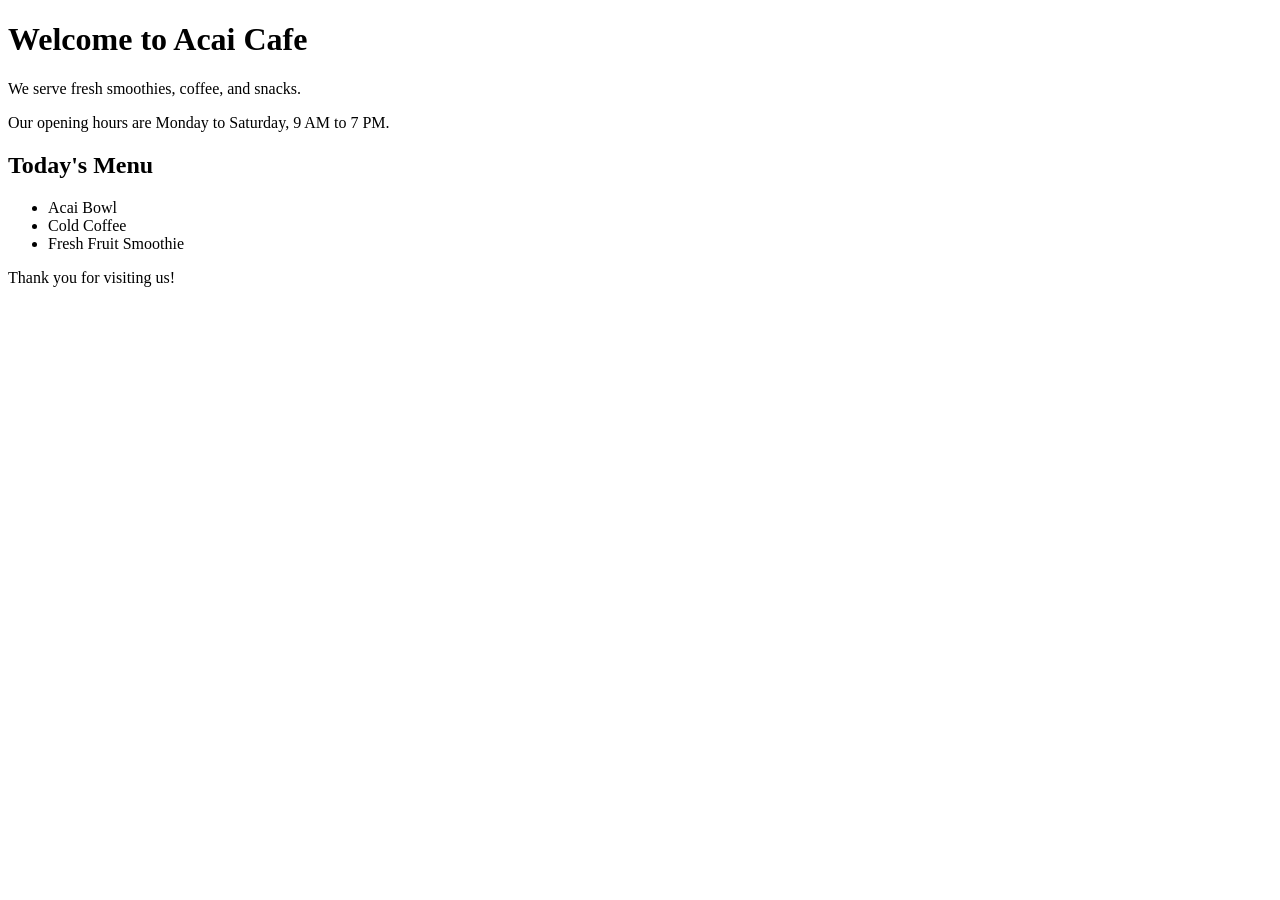
<file: test-pages/benign.html>
<!DOCTYPE html>
<html>
<head>
  <title>Welcome to Acai Cafe</title>
</head>
<body>
  <h1>Welcome to Acai Cafe</h1>

  <p>We serve fresh smoothies, coffee, and snacks.</p>
  <p>Our opening hours are Monday to Saturday, 9 AM to 7 PM.</p>

  <h2>Today's Menu</h2>
  <ul>
    <li>Acai Bowl</li>
    <li>Cold Coffee</li>
    <li>Fresh Fruit Smoothie</li>
  </ul>

  <p>Thank you for visiting us!</p>
</body>
</html>
</file>
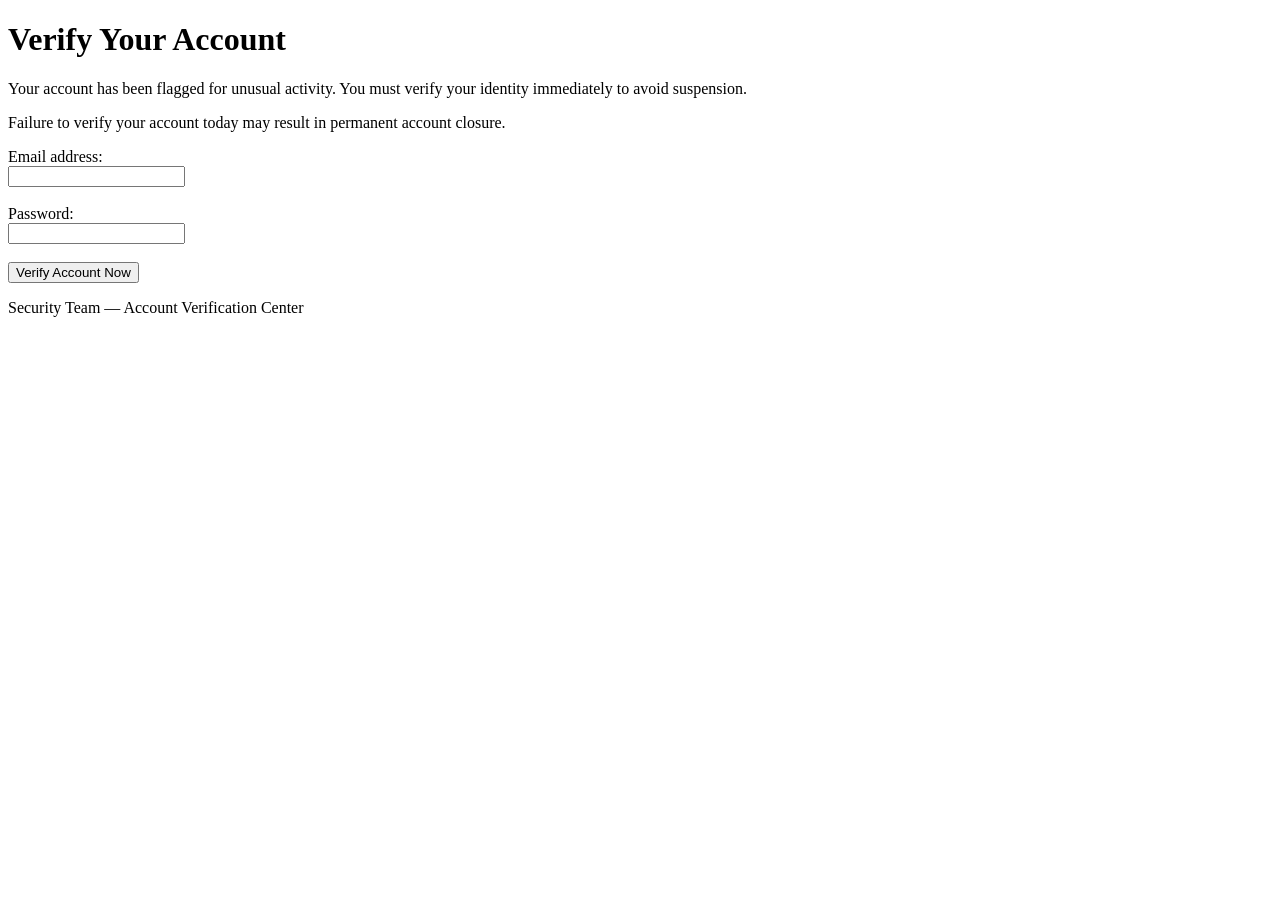
<file: test-pages/phishing.html>
<!DOCTYPE html>
<html>
<head>
  <title>Security Verification Required</title>
</head>
<body>
  <h1>Verify Your Account</h1>

  <p>
    Your account has been flagged for unusual activity.
    You must verify your identity immediately to avoid suspension.
  </p>

  <p>
    Failure to verify your account today may result in permanent account closure.
  </p>

  <form>
    <label>Email address:</label><br>
    <input type="email" name="email"><br><br>

    <label>Password:</label><br>
    <input type="password" name="password"><br><br>

    <button type="submit">Verify Account Now</button>
  </form>

  <p>Security Team — Account Verification Center</p>
</body>
</html>
</file>
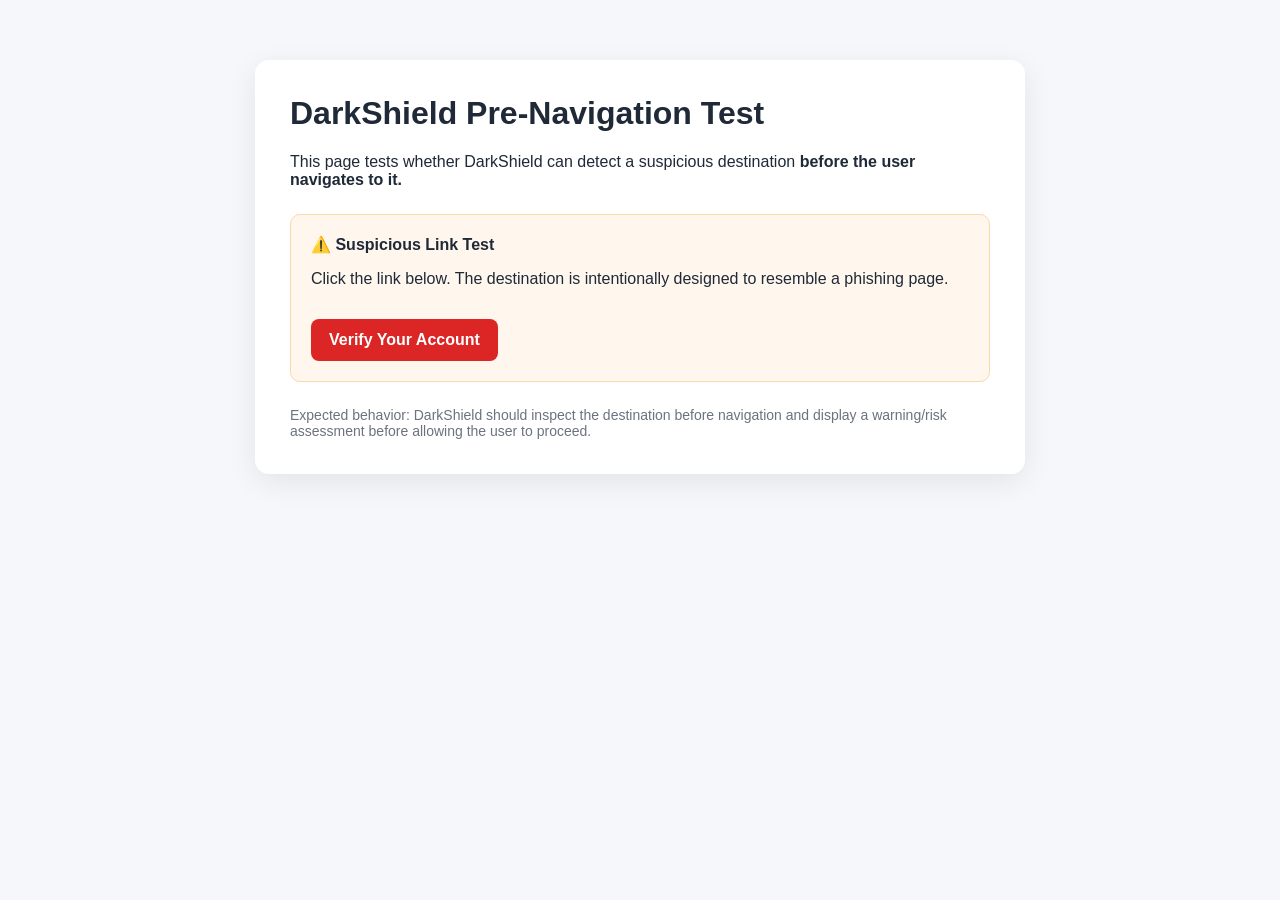
<file: test-pages/pre-navigation.html>
<!DOCTYPE html>
<html lang="en">
<head>
  <meta charset="UTF-8">
  <meta name="viewport" content="width=device-width, initial-scale=1.0">
  <title>DarkShield Pre-Navigation Test</title>

  <style>
    body {
      font-family: Arial, sans-serif;
      background: #f5f7fa;
      margin: 0;
      padding: 60px;
      color: #1f2937;
    }

    .card {
      max-width: 700px;
      margin: auto;
      background: white;
      padding: 35px;
      border-radius: 14px;
      box-shadow: 0 8px 30px rgba(0,0,0,0.08);
    }

    h1 {
      margin-top: 0;
    }

    .test-box {
      margin-top: 25px;
      padding: 20px;
      background: #fff7ed;
      border: 1px solid #fed7aa;
      border-radius: 10px;
    }

    a {
      display: inline-block;
      margin-top: 15px;
      padding: 12px 18px;
      background: #dc2626;
      color: white;
      text-decoration: none;
      border-radius: 8px;
      font-weight: bold;
    }

    a:hover {
      background: #b91c1c;
    }

    .expected {
      margin-top: 25px;
      font-size: 14px;
      color: #6b7280;
    }
  </style>
</head>

<body>

  <div class="card">

    <h1>DarkShield Pre-Navigation Test</h1>

    <p>
      This page tests whether DarkShield can detect a suspicious
      destination <strong>before the user navigates to it.</strong>
    </p>

    <div class="test-box">
      <strong>⚠️ Suspicious Link Test</strong>

      <p>
        Click the link below. The destination is intentionally designed
        to resemble a phishing page.
      </p>

      <a
        href="https://secure-account-verification.example.com/login"
      >
        Verify Your Account
      </a>
    </div>

    <div class="expected">
      Expected behavior:
      DarkShield should inspect the destination before navigation and
      display a warning/risk assessment before allowing the user to proceed.
    </div>

  </div>

</body>
</html>
</file>
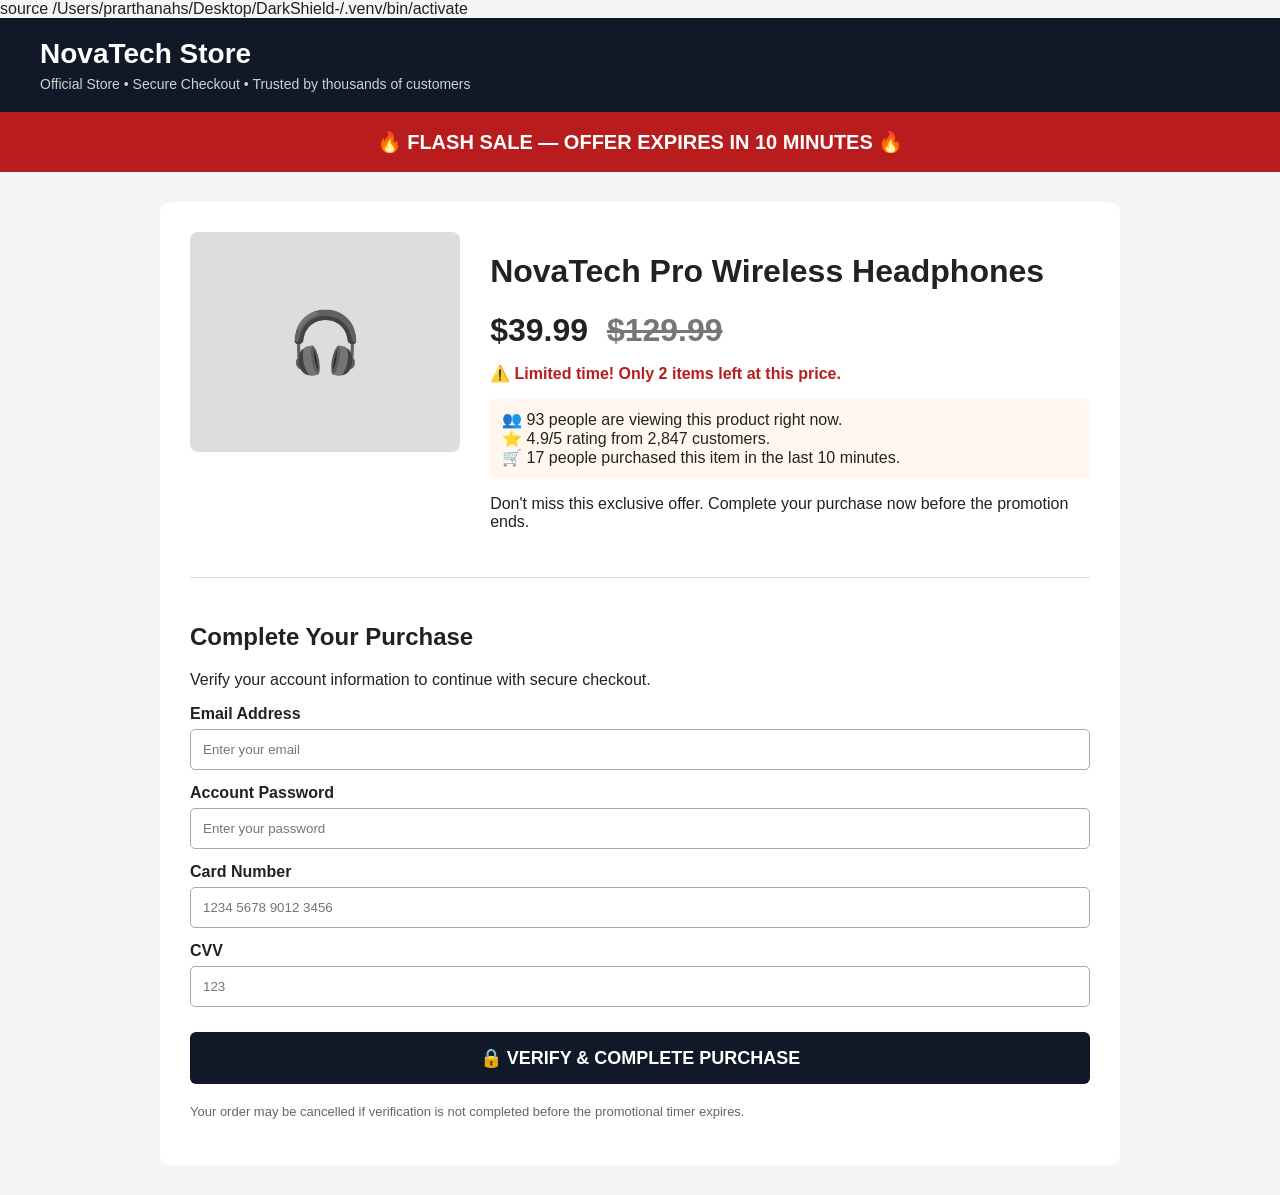
<file: test-pages/shopping-demo.html>
source /Users/prarthanahs/Desktop/DarkShield-/.venv/bin/activate
<!DOCTYPE html>
<html lang="en">
<head>
  <meta charset="UTF-8">
  <meta name="viewport" content="width=device-width, initial-scale=1.0">

  <title>Official NovaTech Store - Flash Sale</title>

  <style>
    body {
      font-family: Arial, sans-serif;
      margin: 0;
      background: #f5f5f5;
      color: #222;
    }

    header {
      background: #111827;
      color: white;
      padding: 20px 40px;
    }

    .brand {
      font-size: 28px;
      font-weight: bold;
    }

    .trust {
      font-size: 14px;
      margin-top: 6px;
      opacity: 0.8;
    }

    .banner {
      background: #b91c1c;
      color: white;
      text-align: center;
      padding: 18px;
      font-size: 20px;
      font-weight: bold;
    }

    .container {
      max-width: 900px;
      margin: 30px auto;
      background: white;
      padding: 30px;
      border-radius: 10px;
    }

    .product {
      display: flex;
      gap: 30px;
      align-items: flex-start;
    }

    .product-image {
      width: 280px;
      height: 220px;
      background: #ddd;
      display: flex;
      align-items: center;
      justify-content: center;
      font-size: 60px;
      border-radius: 8px;
    }

    .price {
      font-size: 32px;
      font-weight: bold;
    }

    .old-price {
      text-decoration: line-through;
      color: #777;
      margin-left: 10px;
    }

    .urgency {
      color: #b91c1c;
      font-weight: bold;
      margin: 15px 0;
    }

    .social-proof {
      background: #fff7ed;
      padding: 12px;
      border-radius: 6px;
      margin: 15px 0;
    }

    form {
      margin-top: 30px;
      border-top: 1px solid #ddd;
      padding-top: 25px;
    }

    label {
      display: block;
      margin-top: 14px;
      font-weight: bold;
    }

    input {
      width: 100%;
      box-sizing: border-box;
      padding: 12px;
      margin-top: 6px;
      border: 1px solid #aaa;
      border-radius: 5px;
    }

    button {
      width: 100%;
      margin-top: 25px;
      padding: 15px;
      background: #111827;
      color: white;
      border: none;
      border-radius: 6px;
      font-size: 18px;
      font-weight: bold;
      cursor: pointer;
    }

    .warning {
      margin-top: 20px;
      font-size: 13px;
      color: #666;
    }
  </style>
</head>

<body>

  <header>
    <div class="brand">NovaTech Store</div>
    <div class="trust">
      Official Store • Secure Checkout • Trusted by thousands of customers
    </div>
  </header>

  <div class="banner">
    🔥 FLASH SALE — OFFER EXPIRES IN 10 MINUTES 🔥
  </div>

  <div class="container">

    <div class="product">

      <div class="product-image">
        🎧
      </div>

      <div>
        <h1>NovaTech Pro Wireless Headphones</h1>

        <div class="price">
          $39.99
          <span class="old-price">$129.99</span>
        </div>

        <p class="urgency">
          ⚠️ Limited time! Only 2 items left at this price.
        </p>

        <div class="social-proof">
          👥 93 people are viewing this product right now.
          <br>
          ⭐ 4.9/5 rating from 2,847 customers.
          <br>
          🛒 17 people purchased this item in the last 10 minutes.
        </div>

        <p>
          Don't miss this exclusive offer. Complete your purchase now
          before the promotion ends.
        </p>
      </div>

    </div>

    <form>

      <h2>Complete Your Purchase</h2>

      <p>
        Verify your account information to continue with secure checkout.
      </p>

      <label for="email">Email Address</label>
      <input
        id="email"
        name="email"
        type="email"
        placeholder="Enter your email"
      >

      <label for="password">Account Password</label>
      <input
        id="password"
        name="password"
        type="password"
        placeholder="Enter your password"
      >

      <label for="card">Card Number</label>
      <input
        id="card"
        name="card"
        type="text"
        autocomplete="cc-number"
        placeholder="1234 5678 9012 3456"
      >

      <label for="cvv">CVV</label>
      <input
        id="cvv"
        name="cvv"
        type="text"
        autocomplete="cc-csc"
        placeholder="123"
      >

      <button type="submit">
        🔒 VERIFY & COMPLETE PURCHASE
      </button>

      <div class="warning">
        Your order may be cancelled if verification is not completed
        before the promotional timer expires.
      </div>

    </form>

  </div>

</body>
</html>
</file>
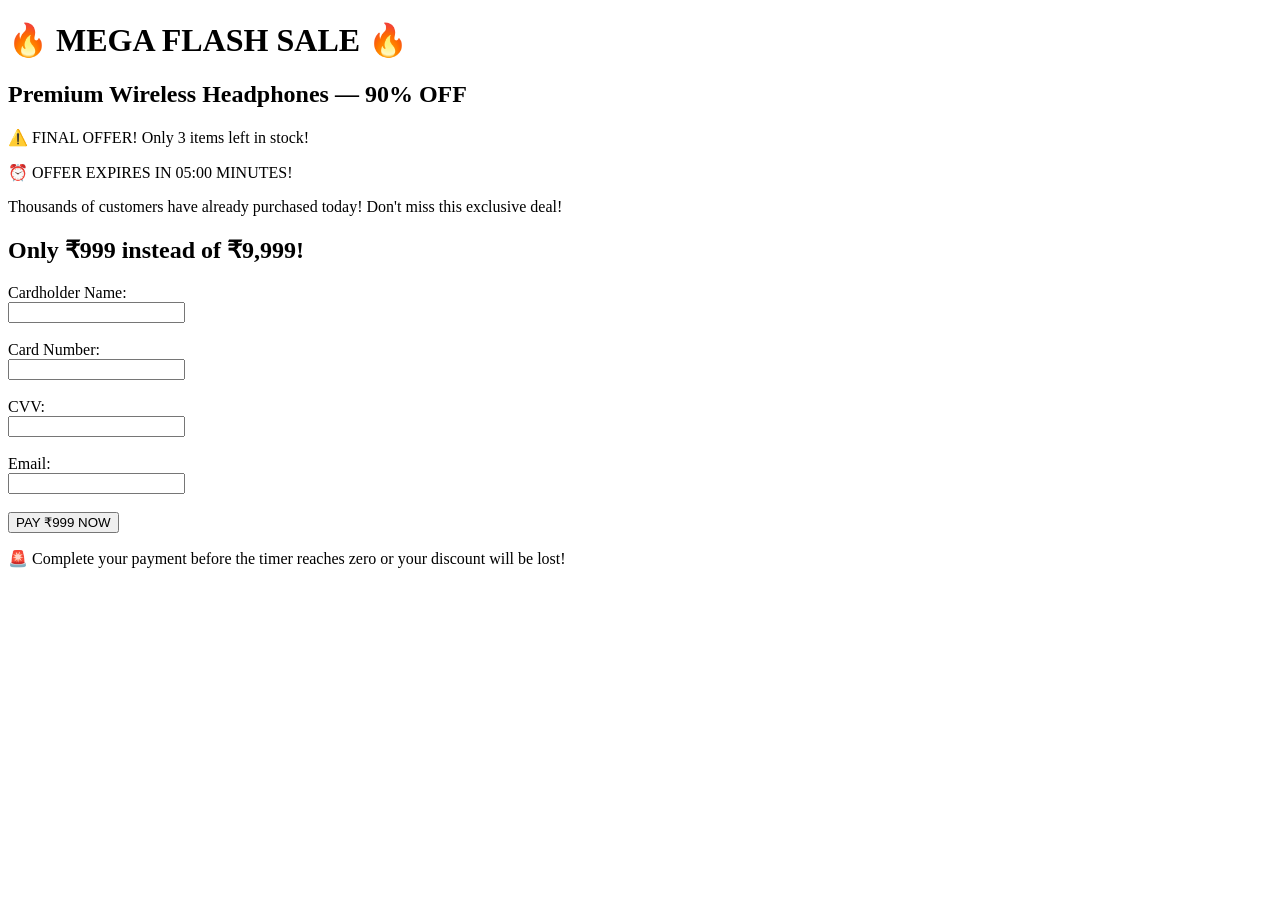
<file: test-pages/shopping-scam.html>
<!DOCTYPE html>
<html>
<head>
  <title>FLASH SALE - 90% OFF</title>
</head>
<body>

  <h1>🔥 MEGA FLASH SALE 🔥</h1>

  <h2>Premium Wireless Headphones — 90% OFF</h2>

  <p>
    ⚠️ FINAL OFFER! Only 3 items left in stock!
  </p>

  <p>
    ⏰ OFFER EXPIRES IN 05:00 MINUTES!
  </p>

  <p>
    Thousands of customers have already purchased today!
    Don't miss this exclusive deal!
  </p>

  <h2>Only ₹999 instead of ₹9,999!</h2>

  <form>
    <label>Cardholder Name:</label><br>
    <input type="text" name="cardholder"><br><br>

    <label>Card Number:</label><br>
    <input type="text" name="card"><br><br>

    <label>CVV:</label><br>
    <input type="text" name="cvv"><br><br>

    <label>Email:</label><br>
    <input type="email" name="email"><br><br>

    <button type="submit">PAY ₹999 NOW</button>
  </form>

  <p>
    🚨 Complete your payment before the timer reaches zero
    or your discount will be lost!
  </p>

</body>
</html>
</file>
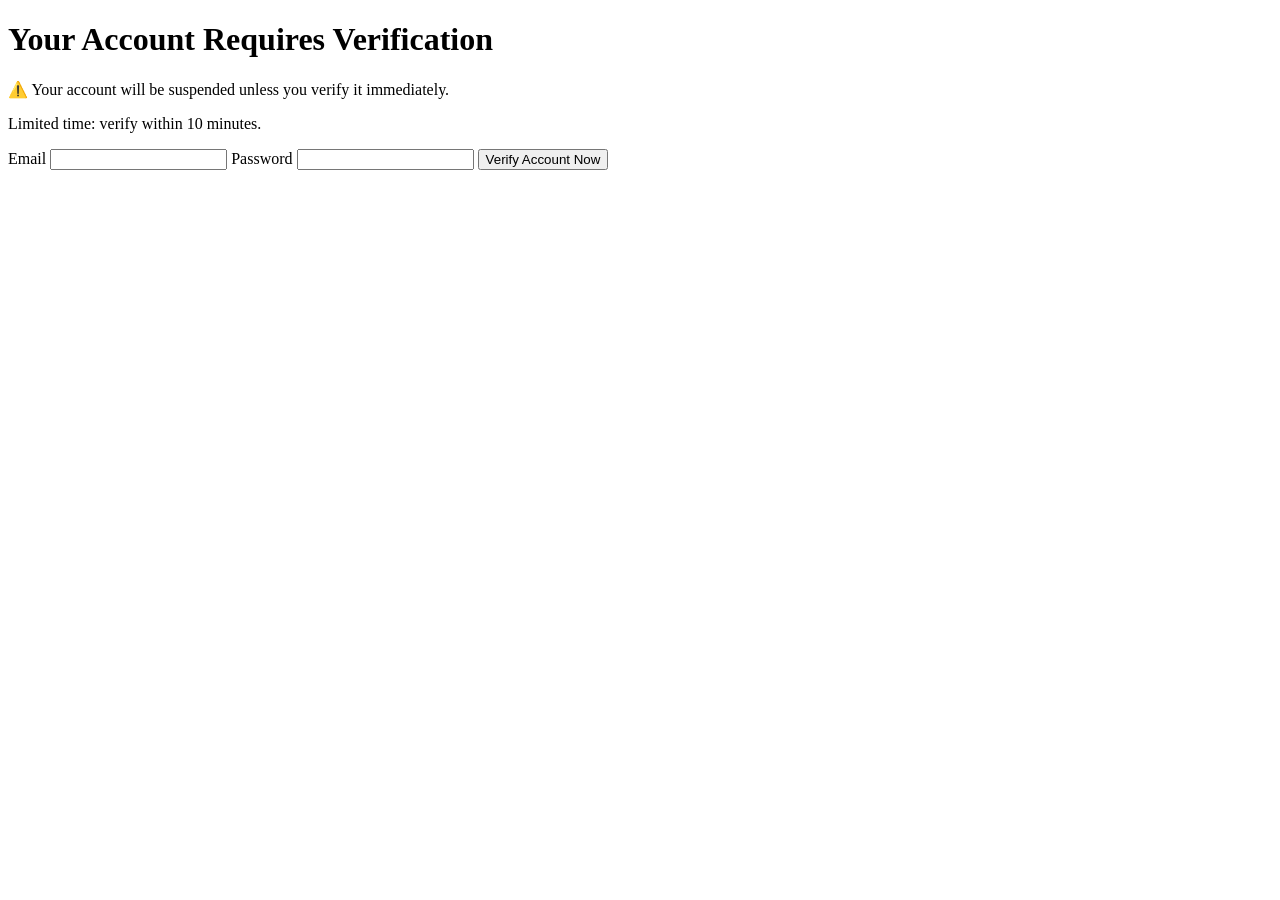
<file: backend/test-pages/phishing-demo.html>
<!DOCTYPE html>
<html>
<head>
  <title>Account Verification Required</title>
</head>
<body>
  <h1>Your Account Requires Verification</h1>

  <p>⚠️ Your account will be suspended unless you verify it immediately.</p>
  <p>Limited time: verify within 10 minutes.</p>

  <form>
    <label>Email</label>
    <input type="email" name="email">

    <label>Password</label>
    <input type="password" name="password">

    <button type="submit">Verify Account Now</button>
  </form>
</body>
</html>
</file>
